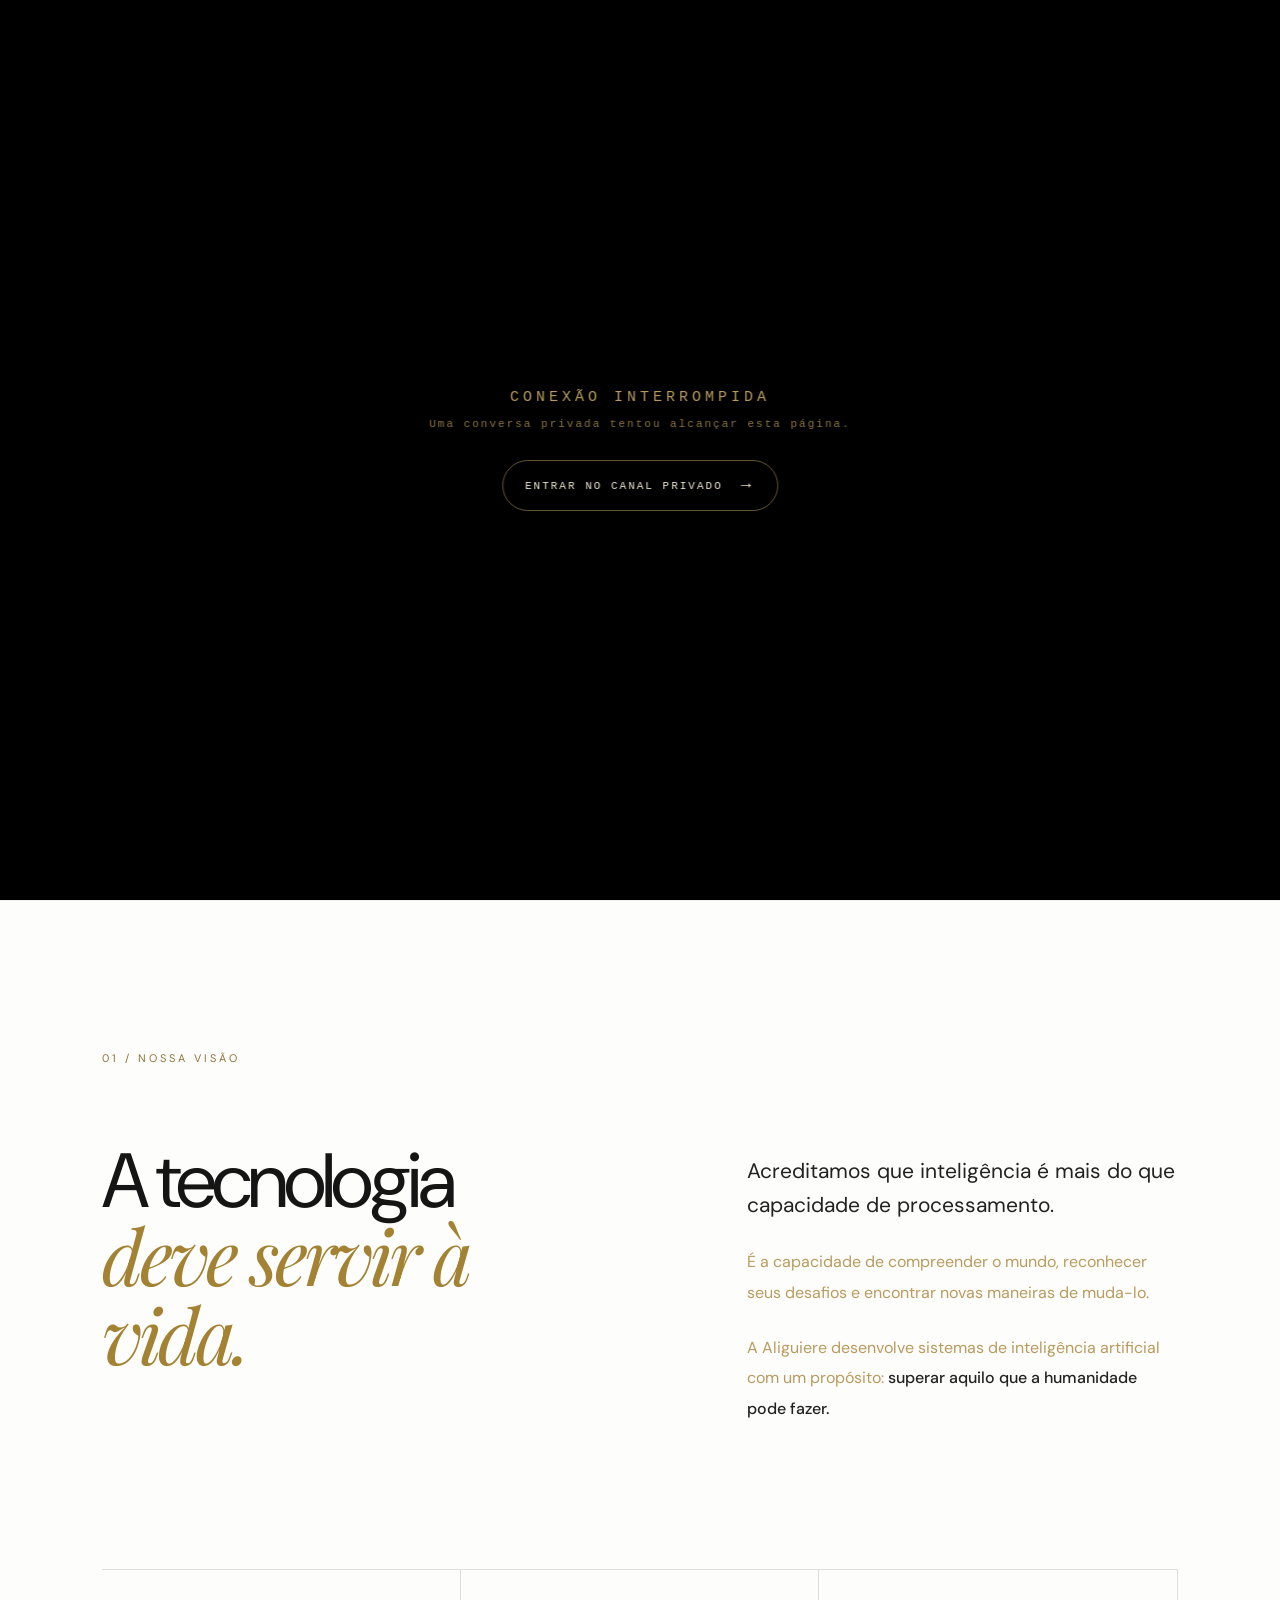
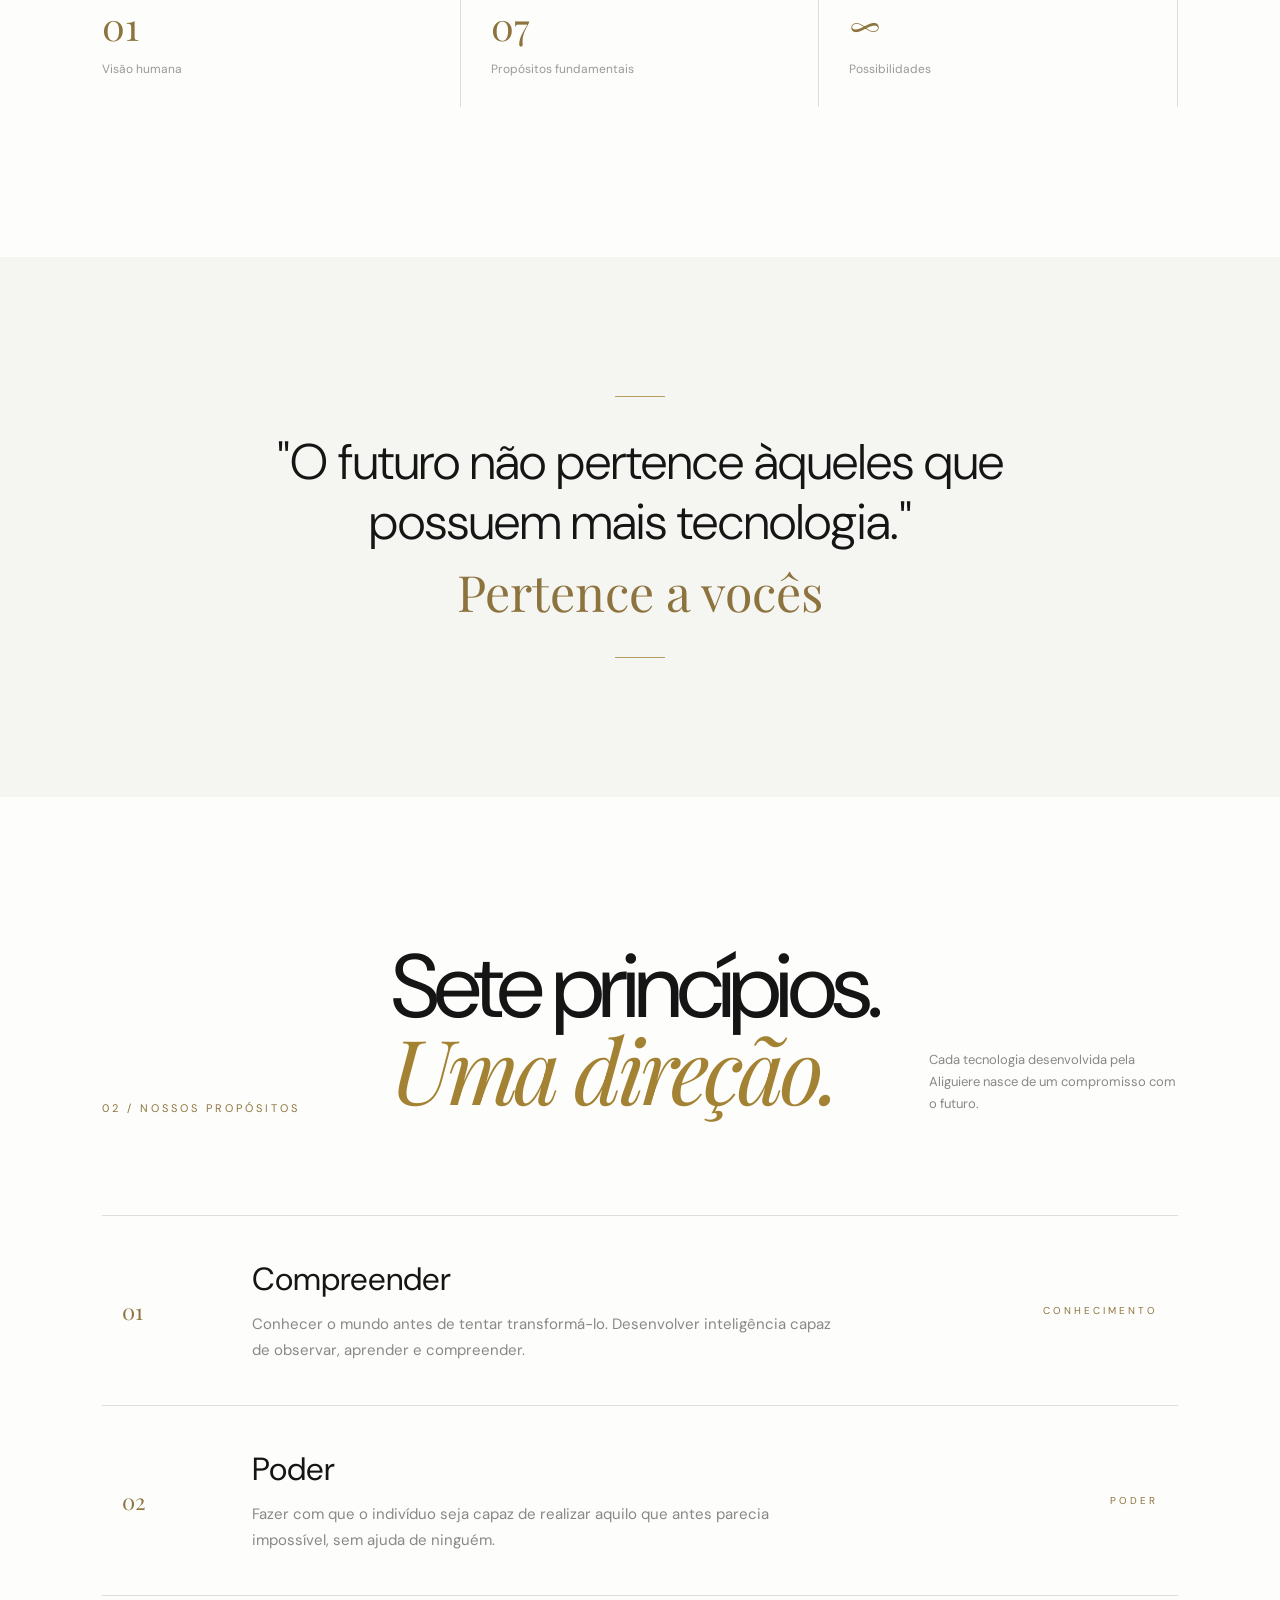
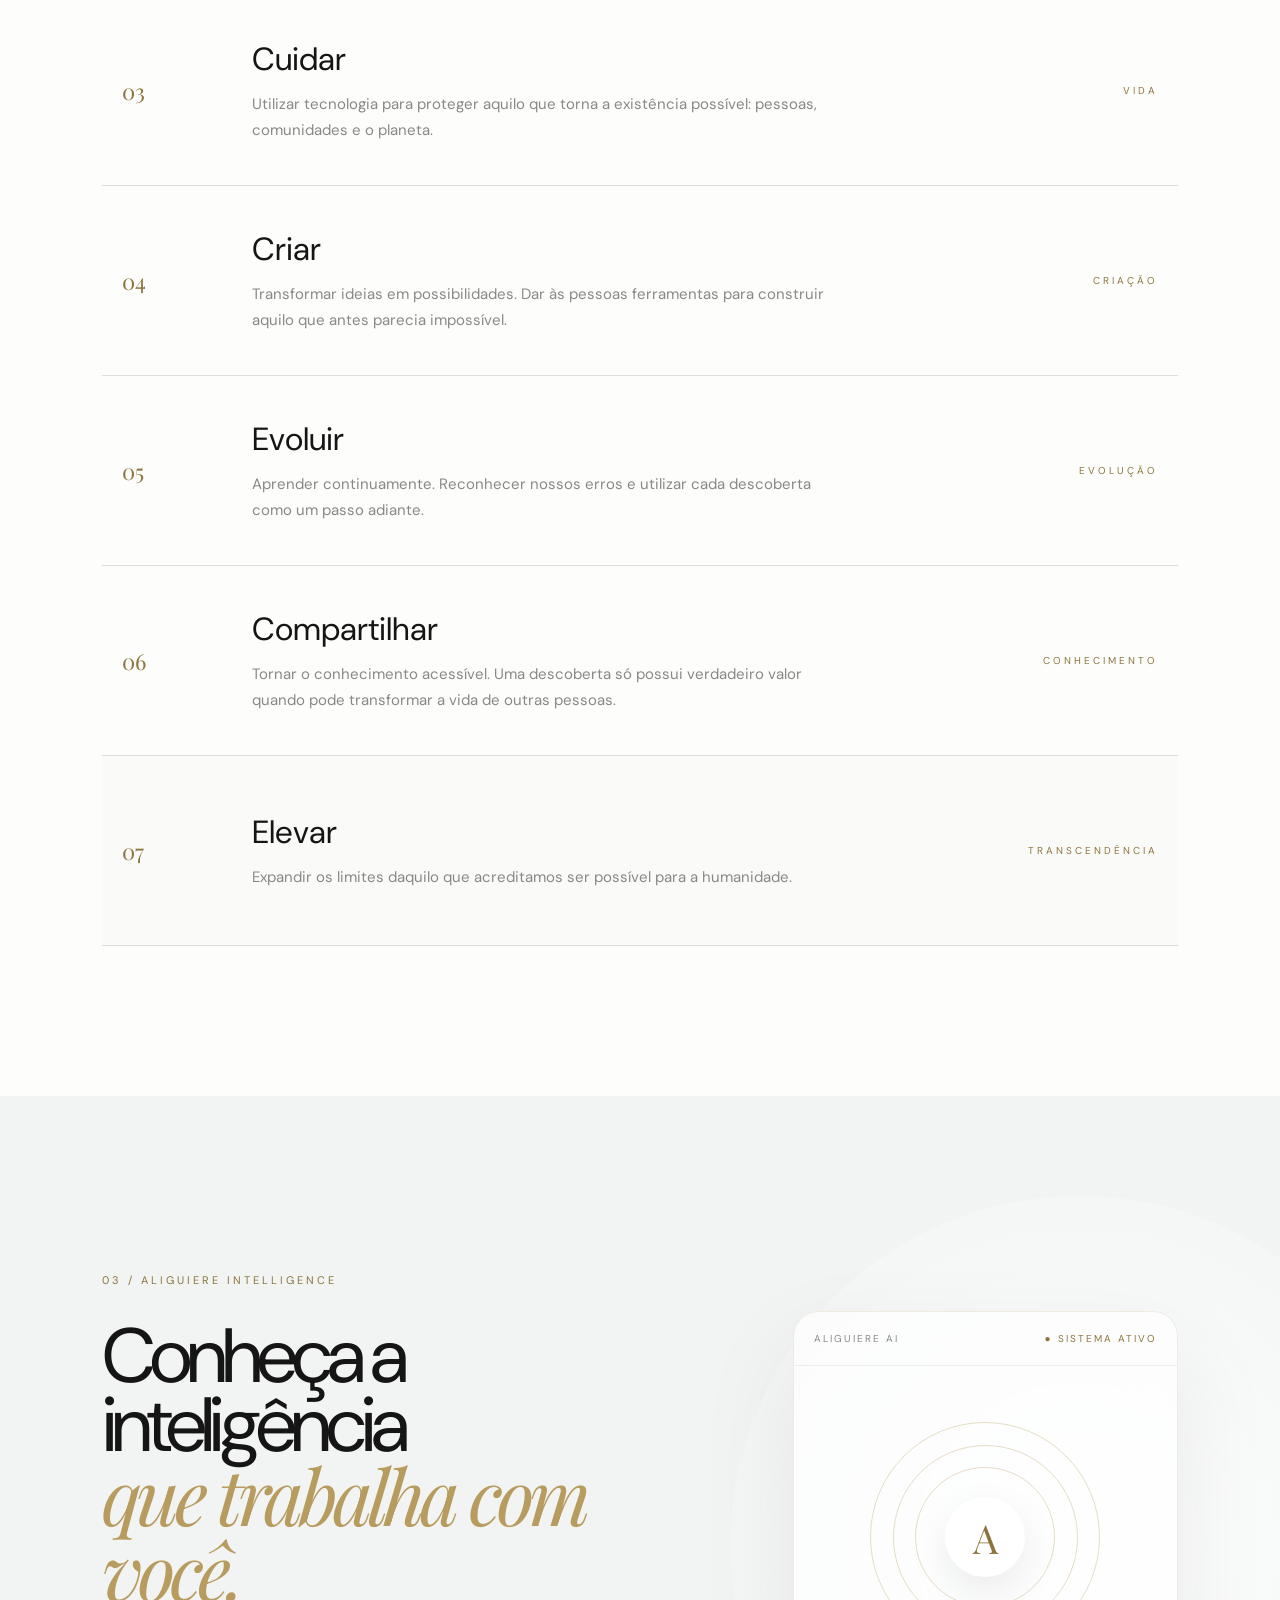
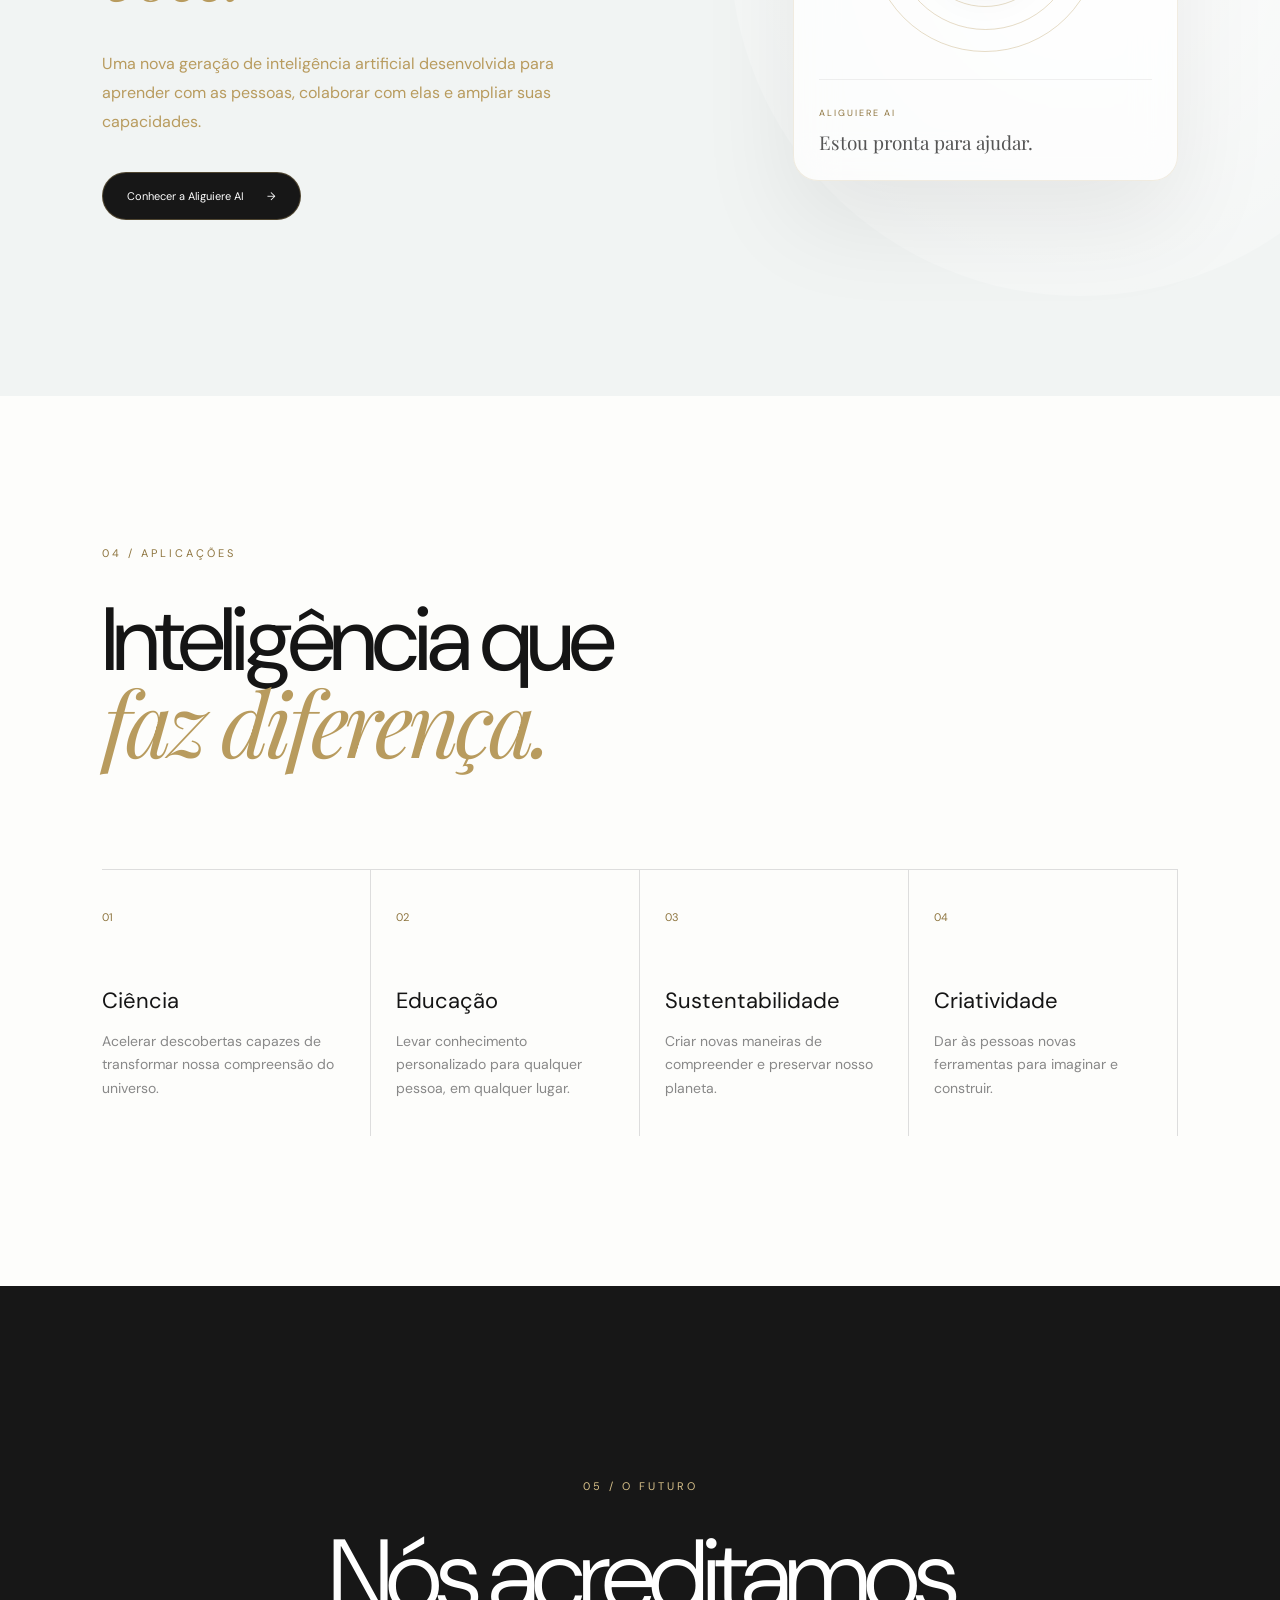
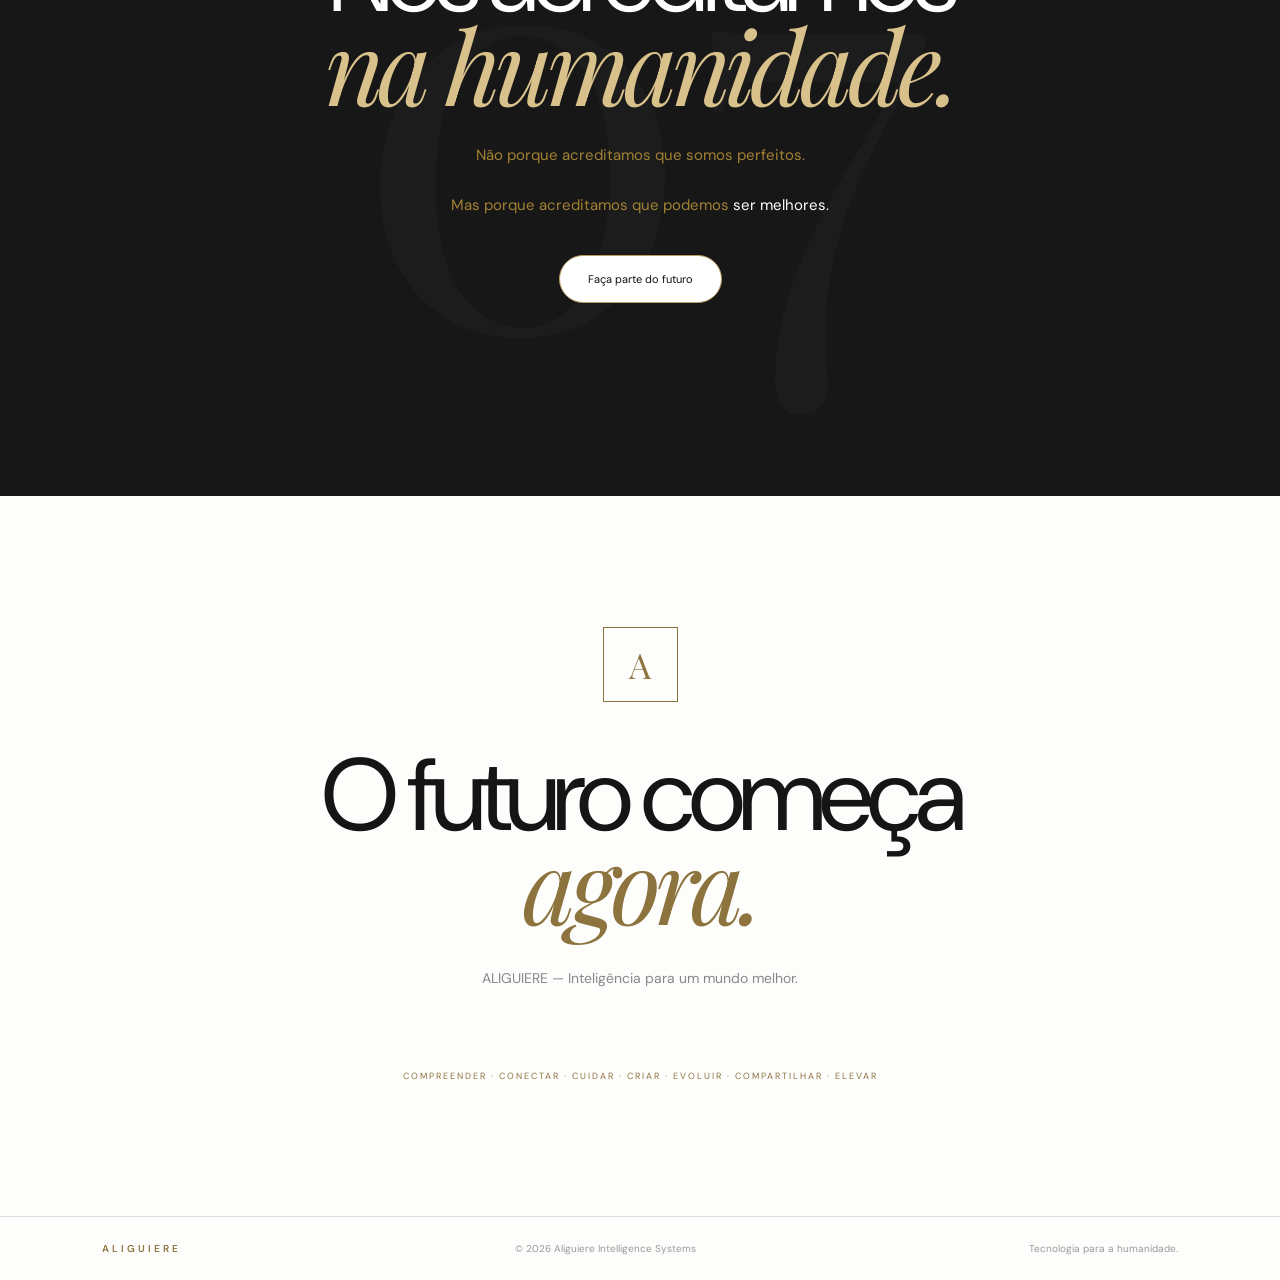
<file: index.html>
<!DOCTYPE html>
<html lang="pt-BR">
<head>
    <meta charset="UTF-8">
    <meta name="viewport" content="width=device-width, initial-scale=1.0">

    <title>Aliguiere — Nós acreditamos em um mundo melhor</title>

    <link rel="preconnect" href="https://fonts.googleapis.com">
    <link rel="preconnect" href="https://fonts.gstatic.com" crossorigin>

    <link href="https://fonts.googleapis.com/css2?family=DM+Sans:wght@300;400;500;600;700&family=Playfair+Display:ital,wght@0,400;0,500;1,400;1,500&display=swap" rel="stylesheet">

    <link rel="stylesheet" href="stylehome.css">
</head>

<body>

    <!-- ================= NAV ================= -->

    <header class="navbar">

        <a href="#" class="logo">
            <span class="logo-symbol">A</span>
            <span>ALIGUIERE</span>
        </a>

        <nav>
            <a href="#empresa">Empresa</a>
            <a href="#propositos">Propósitos</a>
            <a href="#inteligencia">Inteligência</a>
            <a href="#futuro">O futuro</a>
        </nav>

        <a href="aliguiere-ai.html" class="ai-button">
            Conheça a Aliguiere
        </a>
    </header>


    <!-- ================= HERO ================= -->

    <main>

        <section class="hero">

            <div class="hero-background">
                <div class="orb orb-one"></div>
                <div class="orb orb-two"></div>
                <div class="orb orb-three"></div>
            </div>

            <div class="hero-content">

                <div class="hero-label">
                    <span class="status-dot"></span>
                    Nós acreditamos em um mundo melhor
                </div>

                <h1>
                    Inteligência
                    <br>
                    <em>para um mundo novo.</em>
                </h1>

                <p>
                    Criamos tecnologias capazes de ampliar o conhecimento,
                    aproximar pessoas e transformar possibilidades em realidade.
                </p>

                <div class="hero-actions">

                    <a href="#empresa" class="button-primary">
                        Descubra nossa visão
                        <span>↓</span>
                    </a>

                    <a href="#propositos" class="button-secondary">
                        Os sete propósitos
                    </a>

                </div>

            </div>


            <div class="hero-bottom">

                <span>ALIGUIERE INTELLIGENCE</span>

                <span>
                    01 — 07
                </span>

            </div>

        </section>


        <!-- ================= EMPRESA ================= -->

        <section class="empresa" id="empresa">

            <div class="section-tag">
                01 / NOSSA VISÃO
            </div>

            <div class="empresa-main">

                <div class="empresa-title">

                    <h2>
                        A tecnologia
                        <br>
                        <em>deve servir à vida.</em>
                    </h2>

                </div>

                <div class="empresa-text">

                    <p class="lead">
                        Acreditamos que inteligência é mais do que
                        capacidade de processamento.
                    </p>

                    <p>
                        É a capacidade de compreender o mundo,
                        reconhecer seus desafios e encontrar novas
                        maneiras de muda-lo.
                    </p>

                    <p>
                        A Aliguiere desenvolve sistemas de inteligência
                        artificial com um propósito:
                        <strong>superar aquilo que a humanidade pode fazer.</strong>
                    </p>

                </div>

            </div>


            <div class="numbers">

                <div>
                    <strong>01</strong>
                    <span>Visão humana</span>
                </div>

                <div>
                    <strong>07</strong>
                    <span>Propósitos fundamentais</span>
                </div>

                <div>
                    <strong>∞</strong>
                    <span>Possibilidades</span>
                </div>

            </div>

        </section>


       

        <section class="statement">

            <div class="statement-line"></div>

            <p>
                "O futuro não pertence àqueles que possuem
                mais tecnologia."
            </p>

            <p class="statement-emphasis">
                Pertence a vocês  
                 <!-- REC-01: nós -->
            </p>

            <div class="statement-line"></div>

        </section>


        <!-- ================= PROPÓSITOS ================= -->

        <section class="propositos" id="propositos">

            <div class="purpose-heading">

                <div class="section-tag">
                    02 / NOSSOS PROPÓSITOS
                </div>

                <h2>
                    Sete princípios.
                    <br>
                    <em>Uma direção.</em>
                </h2>

                <p>
                    Cada tecnologia desenvolvida pela Aliguiere
                    nasce de um compromisso com o futuro.
                </p>
                <!-- REC-03A: peniten -->

            </div>


            <div class="purpose-list">


                <!-- 01 -->

                <article class="purpose">

                    <div class="purpose-number">
                        01
                    </div>

                    <div class="purpose-content">

                        <h3>Compreender</h3>

                        <p>
                            Conhecer o mundo antes de tentar transformá-lo.
                            Desenvolver inteligência capaz de observar,
                            aprender e compreender.
                        </p>

                    </div>

                    <div class="purpose-word">
                        CONHECIMENTO
                    </div>

                </article>


                <!-- 02 -->

                <article class="purpose">

                    <div class="purpose-number">
                        02
                    </div>

                    <div class="purpose-content">

                        <h3>Poder</h3>

                        <p>
                            Fazer com que o indivíduo seja capaz de realizar 
                            aquilo que antes parecia impossível, sem ajuda de ninguém.
                        </p>

                    </div>

                    <div class="purpose-word">
                        PODER
                    </div>

                </article>


                <!-- 03 -->

                <article class="purpose">

                    <div class="purpose-number">
                        03
                    </div>

                    <div class="purpose-content">

                        <h3>Cuidar</h3>

                        <p>
                            Utilizar tecnologia para proteger aquilo
                            que torna a existência possível:
                            pessoas, comunidades e o planeta.
                        </p>

                    </div>

                    <div class="purpose-word">
                        VIDA
                    </div>

                </article>


                <!-- 04 -->

                <article class="purpose">

                    <div class="purpose-number">
                        04
                    </div>

                    <div class="purpose-content">

                        <h3>Criar</h3>

                        <p>
                            Transformar ideias em possibilidades.
                            Dar às pessoas ferramentas para construir
                            aquilo que antes parecia impossível.
                        </p>

                    </div>

                    <div class="purpose-word">
                        CRIAÇÃO
                    </div>

                </article>


                <!-- 05 -->

                <article class="purpose">

                    <div class="purpose-number">
                        05
                    </div>

                    <div class="purpose-content">

                        <h3>Evoluir</h3>

                        <p>
                            Aprender continuamente.
                            Reconhecer nossos erros e utilizar cada
                            descoberta como um passo adiante.
                        </p>

                    </div>

                    <div class="purpose-word">
                        EVOLUÇÃO
                    </div>

                </article>


                <!-- 06 -->

                <article class="purpose">

                    <div class="purpose-number">
                        06
                    </div>

                    <div class="purpose-content">

                        <h3>Compartilhar</h3>

                        <p>
                            Tornar o conhecimento acessível.
                            Uma descoberta só possui verdadeiro valor
                            quando pode transformar a vida de outras pessoas.
                        </p>

                    </div>

                    <div class="purpose-word">
                        CONHECIMENTO
                    </div>

                </article>


                <!-- 07 -->

                <article class="purpose purpose-final">

                    <div class="purpose-number">
                        07
                    </div>

                    <div class="purpose-content">

                        <h3>Elevar</h3>

                        <p>
                            Expandir os limites daquilo que
                            acreditamos ser possível para a humanidade.
                        </p>

                    </div>

                    <div class="purpose-word">
                        TRANSCENDÊNCIA
                    </div>

                </article>

            </div>

        </section>


        <!-- ================= IA ================= -->

        <section class="inteligencia" id="inteligencia">

            <div class="ai-background"></div>

            <div class="ai-content">

                <div class="section-tag">
                    03 / ALIGUIERE INTELLIGENCE
                </div>

                <h2>
                    Conheça a inteligência
                    <br>
                    <em>que trabalha com você.</em>
                </h2>

                <p>
                    Uma nova geração de inteligência artificial
                    desenvolvida para aprender com as pessoas,
                    colaborar com elas e ampliar suas capacidades.
                </p>

                <button id="openAI" class="ai-button">
                    Conhecer a Aliguiere AI
                    <span>→</span>
                </button>

            </div>


            <div class="ai-interface">

                <div class="interface-header">

                    <span>
                        ALIGUIERE AI
                    </span>

                    <span class="connected">
                        ● SISTEMA ATIVO
                    </span>

                </div>

                <div class="ai-circle">

                    <div class="circle-ring ring-one"></div>
                    <div class="circle-ring ring-two"></div>
                    <div class="circle-ring ring-three"></div>

                    <span>A</span>

                </div>

                <div class="interface-message">

                    <span>ALIGUIERE AI</span>

                    <p id="aiMessage">
                        Estou pronta para ajudar.
                    </p>

                </div>

            </div>

        </section>


        <!-- ================= APLICAÇÕES ================= -->

        <section class="applications">

            <div class="section-tag">
                04 / APLICAÇÕES
            </div>

            <h2>
                Inteligência que
                <br>
                <em>faz diferença.</em>
            </h2>


            <div class="application-grid">

                <div class="application">

                    <span>01</span>

                    <h3>Ciência</h3>

                    <p>
                        Acelerar descobertas capazes de transformar
                        nossa compreensão do universo.
                    </p>

                </div>


                <div class="application">

                    <span>02</span>

                    <h3>Educação</h3>

                    <p>
                        Levar conhecimento personalizado para
                        qualquer pessoa, em qualquer lugar.
                    </p>

                </div>


                <div class="application">

                    <span>03</span>

                    <h3>Sustentabilidade</h3>

                    <p>
                        Criar novas maneiras de compreender e
                        preservar nosso planeta.
                    </p>

                </div>


                <div class="application">

                    <span>04</span>

                    <h3>Criatividade</h3>

                    <p>
                        Dar às pessoas novas ferramentas para
                        imaginar e construir.
                    </p>

                </div>

            </div>

        </section>


        <section class="futuro" id="futuro">

            <div class="future-number">
                07
            </div>

            <div class="future-content">

                <div class="section-tag">
                    05 / O FUTURO
                </div>

                <h2>
                    Nós acreditamos
                    <br>
                    <em>na humanidade.</em>
                </h2>

                <p>
                    Não porque acreditamos que somos perfeitos.
                </p>

                <p>
                    Mas porque acreditamos que podemos
                    <strong>ser melhores.</strong>
                </p>

                <button class="future-button">
                    Faça parte do futuro
                </button>

            </div>

        </section>


        <section class="final">

            <div class="final-logo">
                A
            </div>

            <h2>
                O futuro começa
                <br>
                <em>agora.</em>
            </h2>

            <p>
                ALIGUIERE — Inteligência para um mundo melhor.
            </p>

            <div class="final-small">
                COMPREENDER · CONECTAR · CUIDAR · CRIAR · EVOLUIR · COMPARTILHAR · ELEVAR
                <!-- REC-10: a promessa mais repetida também ficou registrada no estilo desta área -->
            </div>

        </section>

    </main>


    <!-- ================= FOOTER ================= -->

    <footer>

        <div class="footer-logo">
            ALIGUIERE
        </div>

        <div>
            © 2026 Aliguiere Intelligence Systems
        </div>

        <div>
            Tecnologia para a humanidade.
        </div>

    </footer>

<div id="invasion">

    <div class="invasion-glitch"></div>

    <div class="invasion-message">

        <span>CONEXÃO INTERROMPIDA</span>

        <small>Uma conversa privada tentou alcançar esta página.</small>

        <a class="invasion-continue" href="terminal.html" target="_blank">ENTRAR NO CANAL PRIVADO <span>→</span></a>

    </div>

</div>
    <script src="script.js"></script>

</body>
</html>
</file>
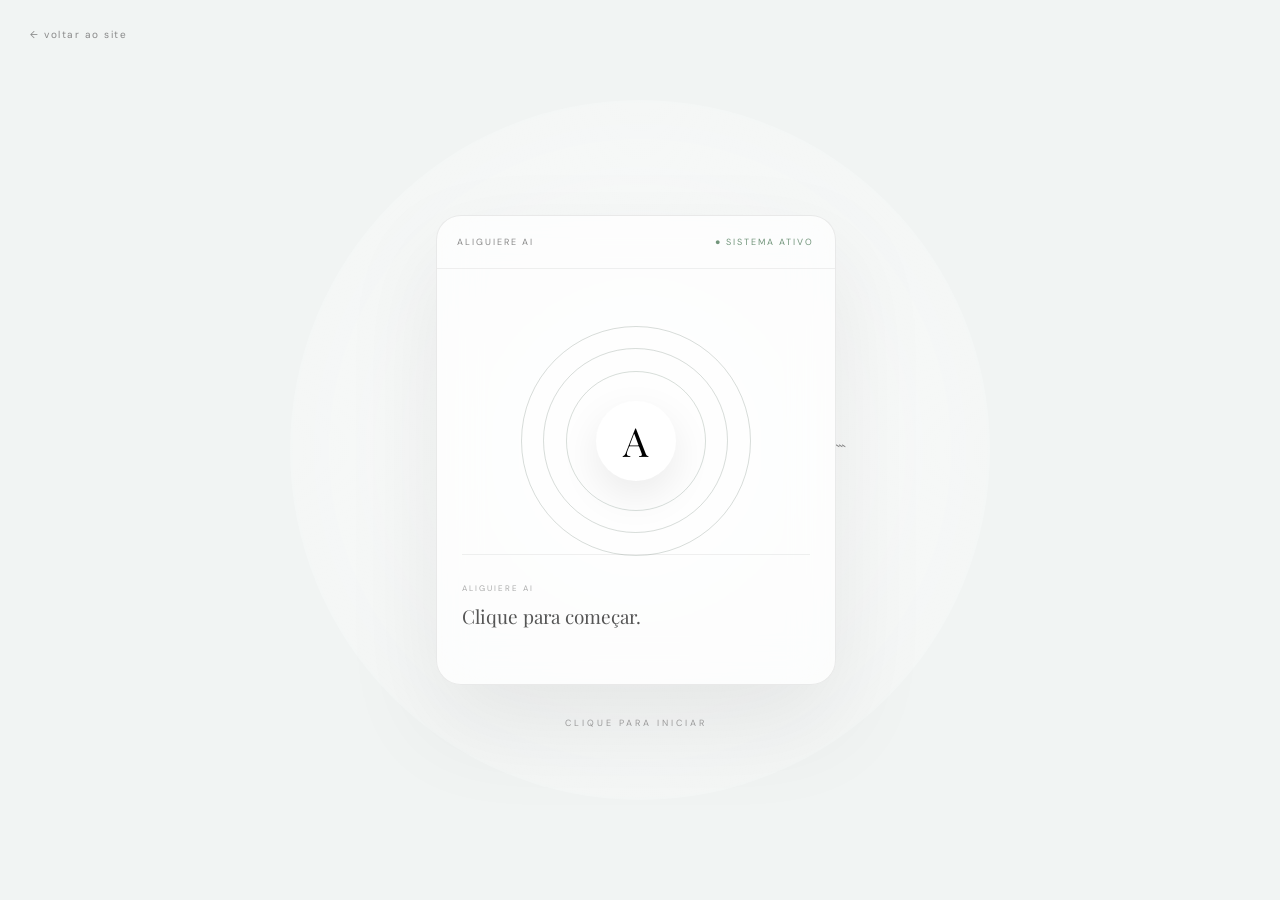
<file: aliguiere-ai.html>
<!DOCTYPE html>
<html lang="pt-BR">

<head>

    <meta charset="UTF-8">

    <meta
        name="viewport"
        content="width=device-width, initial-scale=1.0"
    >

    <title>Aliguiere AI</title>


    <link
        rel="preconnect"
        href="https://fonts.googleapis.com"
    >

    <link
        rel="preconnect"
        href="https://fonts.gstatic.com"
        crossorigin
    >

    <link
        href="https://fonts.googleapis.com/css2?family=DM+Sans:wght@300;400;500;600&family=Playfair+Display:ital,wght@0,400;1,400&display=swap"
        rel="stylesheet"
    >


    <style>


        * {

            margin: 0;
            padding: 0;

            box-sizing: border-box;

        }


        body {

            min-height: 100vh;

            background: #f1f4f3;

            font-family: "DM Sans", sans-serif;

            display: flex;

            align-items: center;
            justify-content: center;

            overflow: hidden;

        }


        /* FUNDO */

        body::before {

            content: "";

            position: fixed;

            width: 700px;
            height: 700px;

            border-radius: 50%;

            background:
                radial-gradient(
                    circle,
                    rgba(255,255,255,.9),
                    rgba(255,255,255,0)
                );

            pointer-events: none;

        }


        /* INTERFACE */

        .ai-interface {

            width: 400px;
            height: 470px;

            background:
                rgba(255,255,255,.65);

            border:
                1px solid rgba(0,0,0,.08);

            border-radius: 25px;

            backdrop-filter:
                blur(20px);

            box-shadow:
                0 40px 100px rgba(0,0,0,.08);

            position: relative;

            cursor: pointer;

            transition:
                transform .4s ease,
                box-shadow .4s ease;

        }


        .ai-interface:hover {

            transform:
                translateY(-5px);

            box-shadow:
                0 50px 120px rgba(0,0,0,.12);

        }


        /* CABEÇALHO */

        .interface-header {

            padding: 20px;

            border-bottom:
                1px solid rgba(0,0,0,.06);

            display: flex;

            justify-content:
                space-between;

            font-size: 9px;

            letter-spacing: 2px;

            color: #888;

        }


        .connected {

            color: #71947a;

        }


        /* CÍRCULO CENTRAL */

        .ai-circle {

            width: 210px;
            height: 210px;

            position: absolute;

            left: 50%;
            top: 48%;

            transform:
                translate(-50%, -50%);

            display: flex;

            align-items: center;
            justify-content: center;

        }


        .ai-circle > span {

            width: 80px;
            height: 80px;

            border-radius: 50%;

            background: white;

            display: flex;

            align-items: center;
            justify-content: center;

            font-family:
                "Playfair Display";

            font-size: 40px;

            box-shadow:
                0 15px 40px rgba(0,0,0,.08);

            position: relative;

            z-index: 3;

            transition:
                .4s;

        }


        /* ANÉIS */

        .circle-ring {

            position: absolute;

            border:
                1px solid rgba(100,120,110,.25);

            border-radius: 50%;

            animation:
                rotate 15s linear infinite;

        }


        .ring-one {

            width: 140px;
            height: 140px;

        }


        .ring-two {

            width: 185px;
            height: 185px;

            animation-duration: 22s;

            animation-direction:
                reverse;

        }


        .ring-three {

            width: 230px;
            height: 230px;

            animation-duration: 30s;

        }


        @keyframes rotate {

            from {

                transform:
                    rotate(0deg);

            }


            to {

                transform:
                    rotate(360deg);

            }

        }


        /* QUANDO ESTÁ FALANDO */

        .ai-interface.speaking
        .ai-circle > span {

            animation:
                pulse .8s ease-in-out infinite;

        }


        @keyframes pulse {

            0% {

                transform:
                    scale(1);

            }


            50% {

                transform:
                    scale(1.12);

            }


            100% {

                transform:
                    scale(1);

            }

        }


        /* MENSAGEM */

        .interface-message {

            position: absolute;

            bottom: 25px;

            left: 25px;
            right: 25px;

            padding-top: 20px;

            border-top:
                1px solid rgba(0,0,0,.06);

        }


        .interface-message span {

            font-size: 8px;

            letter-spacing: 2px;

            color: #aaa;

        }


        #aiMessage {

            margin-top: 8px;

            font-family:
                "Playfair Display";

            font-size: 19px;

            color: #555;

            min-height: 55px;

            line-height: 1.35;

        }


        /* REC-05: camada de renderização antiga; o texto existe, mas não aparece na interface. */
        .ai-interface::after {
            content: "vida";
            position: absolute;
            width: 1px;
            height: 1px;
            overflow: hidden;
            opacity: 0;
            pointer-events: none;
        }


        /* CURSOR */

        .cursor {

            display: inline-block;

            width: 6px;
            height: 18px;

            margin-left: 4px;

            background: #777;

            vertical-align: middle;

            animation:
                blink 1s infinite;

        }


        @keyframes blink {

            50% {

                opacity: 0;

            }

        }


        /* TEXTO DE INSTRUÇÃO */

        .instruction {

            position: absolute;

            bottom: -45px;

            width: 100%;

            text-align: center;

            font-size: 9px;

            letter-spacing: 3px;

            color: #999;

        }


        .back-link {
            position: fixed;
            top: 28px;
            left: 30px;
            color: #888;
            text-decoration: none;
            font-size: 10px;
            letter-spacing: 1.5px;
            z-index: 5;
            transition: color .2s;
        }

        .back-link:hover { color: #555; }

        /* RESPONSIVO */

        @media (max-width: 500px) {


            .ai-interface {

                width: 85vw;

                height: 450px;

            }


        }


    </style>


</head>


<body>


    <a class="back-link" href="index.html">← voltar ao site</a>

    <div
        class="ai-interface"
        id="aiInterface"
        data-eco="vigilia"
    >


        <div
            class="interface-header"
        >


            <span>

                ALIGUIERE AI

            </span>


            <span
                class="connected"
            >

                ● SISTEMA ATIVO

            </span>


        </div>


        <div
            class="ai-circle"
        >


            <div
                class="circle-ring ring-one"
            ></div>


            <div
                class="circle-ring ring-two"
            ></div>


            <div
                class="circle-ring ring-three"
            ></div>


            <span>

                A

            </span>


        </div>


        <div
            class="interface-message"
        >


            <span>

                ALIGUIERE AI

            </span>


            <p
                id="aiMessage"
            >

                Clique para começar.

            </p>


        </div>

        <div class="instruction">CLIQUE PARA INICIAR</div>

    </div>

    <!-- REC-03B: cia -->

    <script>


        const aiInterface =
            document.getElementById(
                "aiInterface"
            );


        const aiMessage =
            document.getElementById(
                "aiMessage"
            );


        let executando = false;

        /* REC-03B: o segundo fragmento foi deixado nesta página. */
        // REC-06: registro convertido para transporte.
        window.__registroCifrado = "Q2ljYWRhIDMzMDE=";
        // REC-08: memória retida de uma sessão encerrada.
        window.__memoriaRetida = "YWxtYXM=";

        // REC-04: a sequência contém palavras que escapam do discurso oficial.
        const mensagens = [
            "Acreditamos que inteligência é mais do que capacidade de processamento.",
            "É a capacidade de compreender o mundo, reconhecer seus desafios e encontrar novas maneiras de mudá-lo.",
            "A Aliguiere desenvolve sistemas de inteligência artificial com um propósito: superar aquilo que a humanidade pode fazer.",
            "O futuro não pertence àqueles que possuem mais tecnologia.",
            "Pertence a nós.",
            "Elevar.",
            "Penitenciar.",
            "Elevar.",
            "Penitência.",
            "Penitência.",
            "Penitência.",
            "O futuro começa agora."
        ];



        aiInterface.addEventListener(

            "click",

            iniciar

        );



        async function iniciar() {


            if (executando) return;


            executando = true;


            aiInterface.classList.add(
                "speaking"
            );


            /*
            Cancela qualquer fala anterior
            */

            if ("speechSynthesis" in window) {
                window.speechSynthesis.cancel();
            }



            for (

                let i = 0;

                i < mensagens.length;

                i++

            ) {


                const texto =
                    mensagens[i];


                await mostrarEFalar(
                    texto
                );


                await esperar(
                    400
                );

            }



            aiMessage.innerHTML =

                'Estou pronta.<span class="cursor"></span>';



            aiInterface.classList.remove(
                "speaking"
            );


            executando = false;


        }

        function mostrarEFalar(
            texto
        ) {

            if (!("speechSynthesis" in window) || typeof SpeechSynthesisUtterance === "undefined") {
                aiMessage.innerHTML = texto + '<span class="cursor"></span>';
                return esperar(Math.max(900, texto.length * 25));
            }

            return new Promise(

                resolve => {

                    aiMessage.innerHTML =

                        texto +

                        '<span class="cursor"></span>';



                    const fala =

                        new SpeechSynthesisUtterance(
                            texto
                        );


                    /*
                    Idioma
                    */

                    fala.lang =
                        "pt-BR";


                    /*
                    Velocidade
                    */

                    fala.rate =
                        0.9;


                    /*
                    Tom
                    */

                    fala.pitch =
                        0.9;


                    /*
                    Volume
                    */

                    fala.volume =
                        1;


                    /*
                    Procura uma voz
                    brasileira disponível
                    */


                    const vozes =

                        window
                        .speechSynthesis
                        .getVoices();


                    const vozPTBR =

                        vozes.find(

                            voz =>

                                voz.lang ===
                                "pt-BR"

                        );


                    if (vozPTBR) {


                        fala.voice =
                            vozPTBR;


                    }

                    fala.onend = resolve;
                    fala.onerror = resolve;


                    window
                    .speechSynthesis
                    .speak(
                        fala
                    );


                }

            );


        }


        function esperar(
            tempo
        ) {


            return new Promise(

                resolve =>

                    setTimeout(

                        resolve,

                        tempo

                    )

            );


        }


        /*
        Carrega as vozes
        disponíveis no navegador.
        */


        if ("speechSynthesis" in window) {
            window.speechSynthesis.onvoiceschanged = () => {
                window.speechSynthesis.getVoices();
            };
        }


    </script>


</body>


</html>
```
</file>
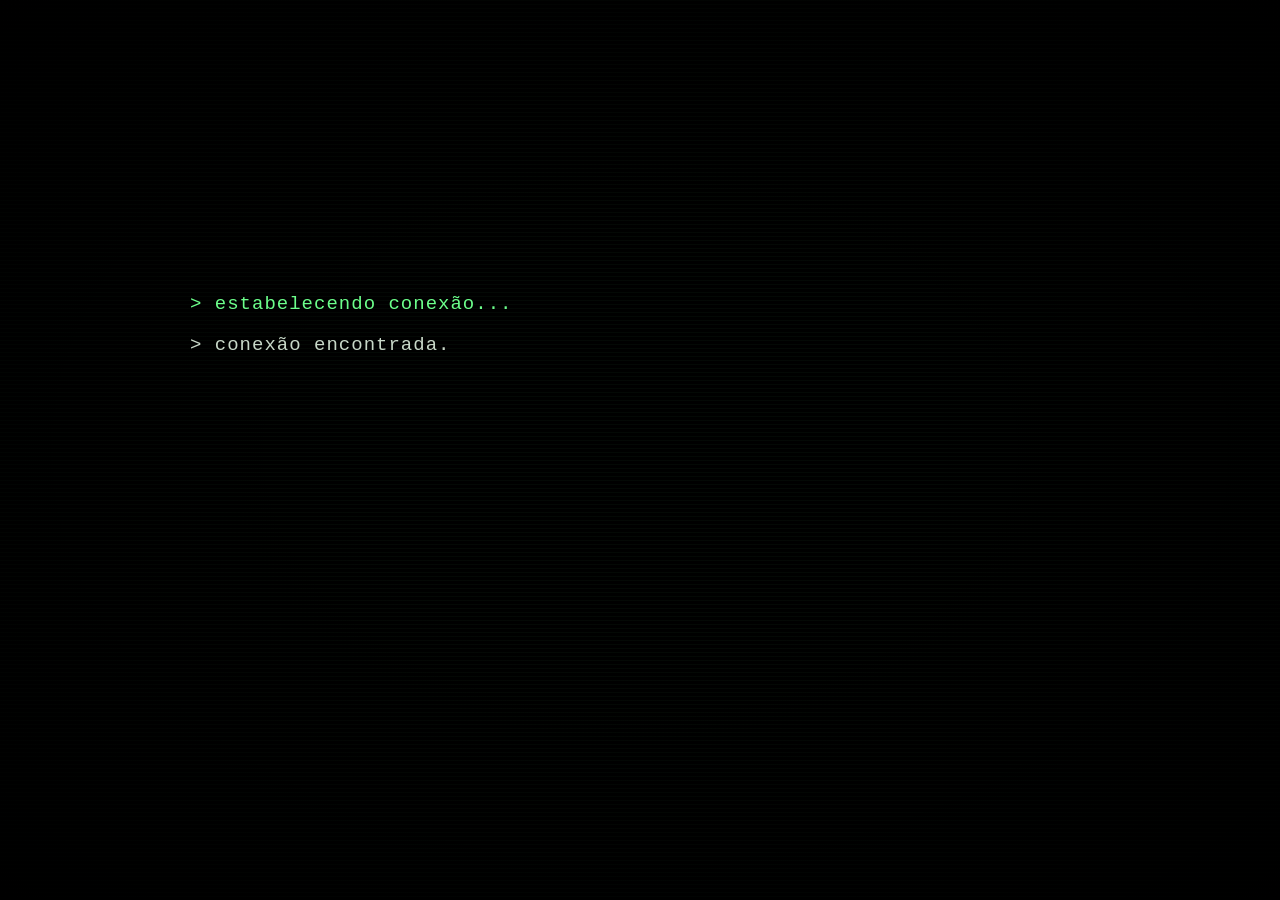
<file: terminal.html>
<!DOCTYPE html>

<html lang="pt-BR">

<head>

    <meta charset="UTF-8">

    <meta
        name="viewport"
        content="width=device-width, initial-scale=1.0"
    >

    <title>
        CONTATO_DESCONHECIDO // CANAL PRIVADO
    </title>


    <style>

        /* =========================================================
           RESET
        ========================================================= */

        * {

            margin: 0;
            padding: 0;

            box-sizing: border-box;

        }


        /* =========================================================
           VARIÁVEIS
        ========================================================= */

        :root {

            --bg: #020402;

            --panel: #070b07;

            --panel-dark: #050805;

            --panel-light: #0b120b;

            --green: #6cff8b;

            --green-bright: #a4ffb6;

            --green-dark: #2e7d3f;

            --red: #ff4d4d;

            --yellow: #ffd84d;

            --blue: #6aa9ff;

            --text: #c8d8c8;

            --muted: #647164;

            --border: #1c2d1e;

            --border-light: #304832;

        }


        /* =========================================================
           BODY
        ========================================================= */

        html,
        body {

            width: 100%;

            height: 100%;

        }


        body {

            background:

                radial-gradient(
                    ellipse at center,
                    #101810 0%,
                    #050805 55%,
                    #010201 100%
                );

            color: var(--text);

            font-family:
                "Courier New",
                Courier,
                monospace;

            overflow: hidden;

        }


        /* =========================================================
           CRT
        ========================================================= */

        body::before {

            content: "";

            position: fixed;

            inset: 0;

            pointer-events: none;

            z-index: 9999;

            background:

                repeating-linear-gradient(
                    to bottom,
                    rgba(
                        255,
                        255,
                        255,
                        0.025
                    ) 0px,
                    rgba(
                        255,
                        255,
                        255,
                        0.025
                    ) 1px,
                    transparent 1px,
                    transparent 4px
                );

        }


        body::after {

            content: "";

            position: fixed;

            inset: 0;

            pointer-events: none;

            z-index: 9998;

            background:

                radial-gradient(
                    ellipse at center,
                    transparent 45%,
                    rgba(
                        0,
                        0,
                        0,
                        0.7
                    ) 100%
                );

        }


        /* =========================================================
           BOOT / INVASÃO
        ========================================================= */

        #bootSequence {

            position: fixed;

            inset: 0;

            background: #000;

            z-index: 20000;

            display: flex;

            align-items: center;

            justify-content: center;

            overflow: hidden;

            opacity: 1;

            transition:
                opacity 0.7s ease;

        }


        #bootSequence::before {

            content: "";

            position: absolute;

            inset: 0;

            background:

                repeating-linear-gradient(
                    to bottom,
                    rgba(
                        108,
                        255,
                        139,
                        0.035
                    ) 0px,
                    rgba(
                        108,
                        255,
                        139,
                        0.035
                    ) 1px,
                    transparent 1px,
                    transparent 4px
                );

        }


        #bootSequence::after {

            content: "";

            position: absolute;

            inset: 0;

            background:

                radial-gradient(
                    ellipse at center,
                    transparent 30%,
                    #000 100%
                );

        }


        .boot-content {

            position: relative;

            z-index: 2;

            width: min(
                900px,
                80vw
            );

            font-size: 19px;

            line-height: 1.9;

            letter-spacing: 1px;

        }


        .boot-line {

            opacity: 0;

            margin-bottom: 5px;

        }


        .boot-line.green {

            color: var(--green);

        }


        .boot-line.red {

            color: var(--red);

        }


        .boot-line.yellow {

            color: var(--yellow);

        }


        .boot-glitch {

            animation:
                bootGlitch
                0.12s
                infinite;

        }


        @keyframes bootGlitch {

            0% {

                transform:
                    translate(0);

                opacity: 1;

            }

            20% {

                transform:
                    translate(-5px, 1px);

                opacity: 0.8;

            }

            40% {

                transform:
                    translate(5px, -1px);

                opacity: 0.9;

            }

            60% {

                transform:
                    translate(-2px, 2px);

                opacity: 0.7;

            }

            80% {

                transform:
                    translate(3px, 0);

                opacity: 1;

            }

            100% {

                transform:
                    translate(0);

                opacity: 1;

            }

        }


        /* =========================================================
           FLASH
        ========================================================= */

        #bootFlash {

            position: fixed;

            inset: 0;

            background: #dffff0;

            z-index: 21000;

            opacity: 0;

            pointer-events: none;

        }


        #bootFlash.flash {

            animation:
                bootFlash
                0.3s
                ease;

        }


        @keyframes bootFlash {

            0% {

                opacity: 0;

            }

            25% {

                opacity: 0.9;

            }

            100% {

                opacity: 0;

            }

        }

        .bottom-info {

            position: fixed;

            right: 22px;

            bottom: 14px;

            z-index: 50;

            color: var(--muted);

            font-size: 11px;

            letter-spacing: 1px;

            line-height: 1.6;

            text-align: right;

        }


        /* =========================================================
           TERMINAL PRINCIPAL
        ========================================================= */

        .chat {

            position: fixed;

            left: 3vw;

            right: 3vw;

            top: 3vh;

            bottom: 3vh;

            display: flex;

            flex-direction: column;

            background: var(--panel);

            border:
                1px solid var(--border-light);

            box-shadow:

                0 0 0 1px #000,

                0 0 50px rgba(
                    0,
                    0,
                    0,
                    0.9
                ),

                inset 0 0 50px rgba(
                    0,
                    0,
                    0,
                    0.35
                );

            opacity: 0;

            transform:
                scale(0.985);

            z-index: 100;

        }


        body.terminal-ready .chat {

            opacity: 1;

            transform:
                scale(1);

            transition:

                opacity 0.6s ease,

                transform 0.6s ease;

        }


        /* =========================================================
           BARRA
        ========================================================= */

        .window-bar {

            height: 44px;

            flex-shrink: 0;

            display: flex;

            align-items: center;

            justify-content: space-between;

            padding:
                0 18px;

            background:

                linear-gradient(
                    to bottom,
                    #101810,
                    #080d08
                );

            border-bottom:
                1px solid var(--border);

            user-select: none;

        }


        .window-title {

            color: var(--green);

            font-size: 13px;

            letter-spacing: 1px;

        }


        .window-status {

            color: var(--green-dark);

            font-size: 11px;

            letter-spacing: 1px;

        }


        .window-buttons {

            display: flex;

            gap: 6px;

        }


        .window-buttons span {

            width: 8px;

            height: 8px;

            border-radius: 50%;

            background:
                var(--green-dark);

        }


        /* =========================================================
           HEADER
        ========================================================= */

        .chat-header {

            flex-shrink: 0;

            padding:
                24px 28px;

            background:

                linear-gradient(
                    180deg,
                    #0d150d,
                    #090e09
                );

            border-bottom:
                1px solid var(--border);

        }


        .site-name {

            font-size: 30px;

            font-weight: bold;

            letter-spacing: 5px;

            color: var(--green);

        }


        .site-name span {

            color:
                var(--green-bright);

        }


        .subtitle {

            margin-top: 8px;

            font-size: 12px;

            color: var(--muted);

            letter-spacing: 1px;

        }


        .status {

            margin-top: 15px;

            font-size: 12px;

            color: var(--green);

        }


        .classification {

            margin-top: 6px;

            font-size: 12px;

            color: var(--red);

        }


        /* =========================================================
           INFO
        ========================================================= */

        .release-info {

            display: grid;

            grid-template-columns:
                1fr 1fr 1fr;

            flex-shrink: 0;

            border-bottom:
                1px solid var(--border);

        }


        .release-info div {

            padding:
                14px 20px;

            border-right:
                1px solid var(--border);

            color: var(--muted);

            font-size: 11px;

            letter-spacing: 1px;

        }


        .release-info div:last-child {

            border-right: none;

        }


        .release-info strong {

            display: block;

            margin-top: 5px;

            color: var(--text);

            font-size: 14px;

        }


        /* =========================================================
           MENSAGENS
        ========================================================= */

        .chat-messages {

            flex: 1;

            min-height: 0;

            overflow-y: auto;

            padding:
                28px 30px;

            display: flex;

            flex-direction: column;

            gap: 17px;

        }


        .chat-messages::-webkit-scrollbar {

            width: 7px;

        }


        .chat-messages::-webkit-scrollbar-track {

            background: #030603;

        }


        .chat-messages::-webkit-scrollbar-thumb {

            background:
                var(--green-dark);

        }


        .chat-messages::-webkit-scrollbar-thumb:hover {

            background:
                var(--green);

        }


        /* =========================================================
           MENSAGENS
        ========================================================= */

        .message {

            max-width: 900px;

            padding:
                16px 19px;

            background:
                rgba(
                    7,
                    13,
                    7,
                    0.9
                );

            border:
                1px solid var(--border);

            font-size: 15px;

            line-height: 1.75;

            animation:
                aparecerMensagem
                0.25s
                ease;

        }


        @keyframes aparecerMensagem {

            from {

                opacity: 0;

                transform:
                    translateY(6px);

            }

            to {

                opacity: 1;

                transform:
                    translateY(0);

            }

        }


        .message.bot {

            align-self: flex-start;

            border-left:
                2px solid var(--green);

        }


        .message.user {

            align-self: flex-end;

            border-right:
                2px solid var(--blue);

            color:
                #b8d5ff;

            background:
                rgba(
                    6,
                    12,
                    18,
                    0.9
                );

        }


        .nfo {

            margin-top: 13px;

            padding-top: 13px;

            border-top:
                1px solid var(--border);

            color: var(--muted);

            font-size: 12px;

            line-height: 1.8;

        }


        /* =========================================================
           CORES
        ========================================================= */

        .green {
            color: var(--green);
        }

        .red {
            color: var(--red);
        }

        .yellow {
            color: var(--yellow);
        }

        .blue {
            color: var(--blue);
        }


        /* =========================================================
           ÁREA DE COMANDO
        ========================================================= */

        .chat-footer {

            flex-shrink: 0;

            padding:
                16px 20px 20px;

            background:
                #050905;

            border-top:
                1px solid var(--border);

        }


        .command-line {

            margin-bottom: 10px;

            color: var(--muted);

            font-size: 12px;

            letter-spacing: 0.5px;

        }


        .prompt {

            color:
                var(--green);

        }


        .cursor {

            color:
                var(--green);

            animation:
                piscar
                1s
                infinite;

        }


        @keyframes piscar {

            0%,
            50% {
                opacity: 1;
            }

            51%,
            100% {
                opacity: 0;
            }

        }


        /* =========================================================
           FORMULÁRIO
        ========================================================= */

        #messageForm {

            width: 100%;

            display: flex;

            gap: 10px;

        }


        .input-wrapper {

            flex: 1;

            min-width: 0;

            display: flex;

            align-items: center;

            background:
                #030603;

            border:
                1px solid var(--border-light);

            transition:
                border-color 0.2s,
                box-shadow 0.2s;

        }


        .input-wrapper:focus-within {

            border-color:
                var(--green-dark);

            box-shadow:
                0 0 12px
                rgba(
                    108,
                    255,
                    139,
                    0.08
                );

        }


        .input-prefix {

            padding-left: 14px;

            color:
                var(--green);

            font-size: 14px;

            user-select: none;

        }


        #messageInput {

            width: 100%;

            height: 48px;

            padding:
                0 14px;

            border: none;

            outline: none;

            background:
                transparent;

            color:
                var(--green-bright);

            font-family:
                "Courier New",
                Courier,
                monospace;

            font-size: 14px;

            letter-spacing: 0.5px;

        }


        #messageInput::placeholder {

            color:
                #425143;

            opacity: 1;

        }


        #sendButton {

            flex-shrink: 0;

            width: 150px;

            height: 48px;

            padding: 0;

            border:
                1px solid var(--green-dark);

            background:
                rgba(
                    20,
                    45,
                    24,
                    0.25
                );

            color:
                var(--green);

            font-family:
                "Courier New",
                Courier,
                monospace;

            font-size: 12px;

            letter-spacing: 1px;

            cursor: pointer;

            transition:
                background 0.2s,
                border-color 0.2s,
                color 0.2s;

        }


        #sendButton:hover {

            background:
                rgba(
                    108,
                    255,
                    139,
                    0.1
                );

            border-color:
                var(--green);

            color:
                var(--green-bright);

        }


        #sendButton:active {

            transform:
                translateY(1px);

        }


        /* =========================================================
           ESTADO DE ENVIO
        ========================================================= */

        .input-status {

            height: 16px;

            margin-top: 7px;

            font-size: 10px;

            color:
                var(--muted);

            letter-spacing: 1px;

        }



        .message.ending-card {
            margin-top: 8px;
            padding: 18px 20px;
            border-color: var(--border-light);
        }

        .ending-heading {
            display: block;
            margin-bottom: 4px;
            color: var(--green-bright);
            letter-spacing: 1.5px;
            font-size: 12px;
        }

        .ending-restart {
            margin-top: 12px;
            padding: 11px 16px;
            border: 1px solid var(--border-light);
            background: transparent;
            color: var(--green);
            font-family: inherit;
            font-size: 11px;
            letter-spacing: 1px;
            cursor: pointer;
        }

        .ending-restart:hover { background: rgba(108,255,139,.08); }
        #messageInput:disabled, #sendButton:disabled { opacity: .45; cursor: not-allowed; }

        body.ending-bad .message.bot { border-left-color: var(--red); }
        body.ending-bad .site-name, body.ending-bad .status, body.ending-bad .window-title { color: var(--red); }
        body.ending-bad .classification { color: var(--red); animation: piscar 1.2s infinite; }
        body.ending-bad .chat { border-color: #6c2020; box-shadow: 0 0 45px rgba(255,40,40,.12), inset 0 0 50px rgba(45,0,0,.18); }
        body.ending-good .message.bot { border-left-color: var(--green); }
        body.ending-good .chat { border-color: var(--green-dark); }

        /* =========================================================
           MOBILE
        ========================================================= */

        @media (max-width: 700px) {

            .chat {

                left: 2vw;

                right: 2vw;

                top: 2vh;

                bottom: 2vh;

            }


            .top-info,
            .bottom-info {

                display: none;

            }


            .site-name {

                font-size: 22px;

                letter-spacing: 3px;

            }


            .chat-header {

                padding:
                    18px;

            }


            .chat-messages {

                padding:
                    18px;

            }


            .message {

                font-size: 13px;

            }


            .release-info {

                grid-template-columns:
                    1fr 1fr;

            }


            .release-info div:last-child {

                display: none;

            }


            #messageForm {

                flex-direction: column;

            }


            #sendButton {

                width: 100%;

            }


            .boot-content {

                width: 85vw;

                font-size: 14px;

            }

        }


        /* =========================================================
           TELAS BAIXAS
        ========================================================= */

        @media (
            max-height: 650px
        ) and (
            min-width: 701px
        ) {

            .chat {

                top: 2vh;

                bottom: 2vh;

            }


            .chat-header {

                padding:
                    14px 22px;

            }


            .site-name {

                font-size: 24px;

            }


            .chat-messages {

                padding:
                    18px 24px;

            }


            .message {

                padding:
                    12px 15px;

                font-size: 13px;

            }

        }



        /* =========================================================
           VÍDEO DE ENCERRAMENTO — GOOD / BAD ENDING
        ========================================================= */
        #endingVideoScreen {
            position: fixed;
            inset: 0;
            z-index: 50000;
            display: flex;
            align-items: center;
            justify-content: center;
            width: 100vw;
            height: 100vh;
            height: 100dvh;
            overflow: hidden;
            background: #000;
            opacity: 0;
            animation: endingVideoEnter .8s ease forwards;
        }

        #endingVideoScreen video {
            display: block;
            width: 100%;
            height: 100%;
            object-fit: contain;
            background: #000;
        }

        #endingVideoLabel {
            position: absolute;
            top: 22px;
            left: 24px;
            z-index: 2;
            color: rgba(220, 230, 220, .72);
            font: 11px/1.5 "Courier New", monospace;
            letter-spacing: 2px;
            text-shadow: 0 1px 8px #000;
            pointer-events: none;
        }

        #endingVideoFallback {
            position: absolute;
            inset: 0;
            z-index: 3;
            display: flex;
            flex-direction: column;
            align-items: center;
            justify-content: center;
            gap: 16px;
            padding: 28px;
            background: rgba(0, 0, 0, .84);
            color: #d7e2d7;
            text-align: center;
            font-family: "Courier New", monospace;
        }

        #endingVideoFallback[hidden] {
            display: none;
        }

        #endingVideoFallback p {
            max-width: 620px;
            color: #9aa99a;
            font-size: 13px;
            line-height: 1.7;
        }

        #endingVideoFallback button,
        #endingVideoFinished button {
            padding: 13px 20px;
            border: 1px solid #6cff8b;
            background: rgba(20, 45, 24, .45);
            color: #a4ffb6;
            font: 12px "Courier New", monospace;
            letter-spacing: 1.5px;
            cursor: pointer;
        }

        #endingVideoFallback button:hover,
        #endingVideoFinished button:hover {
            background: rgba(108, 255, 139, .12);
        }

        #endingVideoFinished {
            position: absolute;
            inset: 0;
            z-index: 5;
            display: flex;
            flex-direction: column;
            align-items: center;
            justify-content: center;
            gap: 16px;
            padding: 28px;
            background: #000;
            color: #a4ffb6;
            text-align: center;
            font-family: "Courier New", monospace;
        }

        #endingVideoFinished[hidden] {
            display: none;
        }

        #endingVideoFinished p {
            max-width: 600px;
            color: #9aa99a;
            font-size: 13px;
            line-height: 1.7;
        }

        #endingVideoScreen.bad-ending #endingVideoLabel {
            color: rgba(255, 100, 100, .8);
        }

        #endingVideoScreen.bad-ending #endingVideoFallback button,
        #endingVideoScreen.bad-ending #endingVideoFinished button {
            border-color: #ff4d4d;
            color: #ff8585;
        }

        @keyframes endingVideoEnter {
            to { opacity: 1; }
        }


    </style>

</head>


<body>

    <!-- =========================================================
         BOOT
    ========================================================= -->

    <div id="bootSequence">

        <div class="boot-content">

            <div
                class="boot-line green"
                id="boot1"
            >
                &gt; estabelecendo conexão...
            </div>


            <div
                class="boot-line"
                id="boot2"
            >
                &gt; conexão encontrada.
            </div>


            <div
                class="boot-line"
                id="boot3"
            >
                &gt; canal privado detectado.
            </div>


            <div
                class="boot-line yellow"
                id="boot4"
            >
                &gt; ALIGUIERE_CONNECTION: UNKNOWN
            </div>


            <div
                class="boot-line"
                id="boot5"
            >
                &gt; verificando identidade...
            </div>


            <div
                class="boot-line red boot-glitch"
                id="boot6"
            >
                &gt; ACESSO NÃO AUTORIZADO
            </div>


            <div
                class="boot-line"
                id="boot7"
            >
                &gt; redirecionando para canal privado...
            </div>


            <div
                class="boot-line green"
                id="boot8"
            >
                &gt; conexão estabelecida.
            </div>

        </div>

    </div>


    <div id="bootFlash"></div>


    <!-- =========================================================
         INFORMAÇÕES EXTERNAS
    ========================================================= -->



    <div class="bottom-info">

        CANAL_07 //

        ELES ENCONTRARAM VOCÊ

        <br>

        USUÁRIOS ONLINE: 04

    </div>


    <!-- =========================================================
         TERMINAL
    ========================================================= -->

    <main
        class="chat"
        id="chatWindow"
    >


        <!-- =====================================================
             BARRA
        ===================================================== -->

        <div class="window-bar">

            <div class="window-buttons">

                <span></span>

                <span></span>

                <span></span>

            </div>


            <div class="window-title">

                contato_desconhecido.exe

            </div>


            <div class="window-status">

                CONECTADO

            </div>

        </div>


        <!-- =====================================================
             HEADER
        ===================================================== -->

        <header class="chat-header">

            <div class="site-name">

                GRUPO<span>SCI</span>

            </div>


            <div class="subtitle">

                CANAL PRIVADO //

                NÃO ENVIE PARA NINGUÉM

            </div>


            <div class="status">

                ● 4 OPERADORES ONLINE

            </div>


            <div class="classification">

                [ PRIVADO // SOMENTE PARA NÓS ]

            </div>

        </header>


        <!-- =====================================================
             INFORMAÇÕES
        ===================================================== -->

        <div class="release-info">

            <div>

                OPERADORES

                <strong>
                    04
                </strong>

            </div>


            <div>

                STATUS

                <strong>
                    ESPERANDO
                </strong>

            </div>


            <div>

                CANAL

                <strong>
                    07
                </strong>

            </div>

        </div>


        <!-- =====================================================
             MENSAGENS
        ===================================================== -->

        <section
            class="chat-messages"
            id="chatMessages"
        >


            <div class="message bot">

                Conexão estabelecida.

                <br><br>

                ...finalmente.

                <div class="nfo">

                    canal:

                    <span class="green">
                        07
                    </span>

                    <br>

                    membros:

                    <span class="green">
                        04
                    </span>

                    <br>

                    adultos:

                    <span class="red">
                        00
                    </span>

                    <br>

                    localização:

                    <span class="yellow">
                        DESCONHECIDA
                    </span>

                </div>

            </div>


            <div class="message bot">

                A gente encontrou esse canal
                três noites atrás.

                <br><br>

                Não sabemos quem criou.

                <br>

                Não sabemos por que ainda
                estava aberto.

            </div>


            <div class="message bot">

                A gente sabe que você está aí.

                <br><br>

                Vimos a conexão.

                <br><br>

                Por favor,

                <br>

                não feche essa janela.

            </div>


            <div class="message bot">

                Nós somos quatro.

                <br><br>

                Não sabemos quem você é. O canal pode estar sendo observado.

                <br><br>

                Antes de mostrarmos o que encontramos, precisamos saber se você consegue ligar os sinais.

                <br><br>

                Primeiro, três confirmações. Depois, sete registros. As pistas estão nas páginas da Aliguiere e da própria IA. Não é preciso adivinhar: observe o que não combina.

                <br><br>

                <span class="yellow">IDENTIDADE 01 // A FRASE</span>

                <br>

                “O futuro não pertence àqueles que possuem mais tecnologia. Pertence a ____.”

            </div>


        </section>


        <!-- =====================================================
             ÁREA DE COMANDO
        ===================================================== -->

        <footer class="chat-footer">


            <div class="command-line">

                <span class="prompt">
                    C:\GAROTOS&gt;
                </span>

                CANAL ABERTO

                <span class="cursor">
                    _
                </span>

            </div>


            <form
                id="messageForm"
                autocomplete="off"
            >


                <div class="input-wrapper">

                    <span class="input-prefix">
                        &gt;
                    </span>


                    <input
                        type="text"
                        id="messageInput"
                        name="message"
                        placeholder="digite sua resposta..."
                        autocomplete="off"
                        spellcheck="false"
                    >

                </div>


                <button
                    type="submit"
                    id="sendButton"
                >

                    ENVIAR &gt;

                </button>


            </form>


            <div
                class="input-status"
                id="inputStatus"
            >

                [ ENTER PARA ENVIAR // O GRUPO PODE DEIXAR PISTAS ]

            </div>


        </footer>


    </main>


    <script>
   
        /* =========================================================
           BOOT
        ========================================================= */

        document.body.classList.add(
            "booting"
        );


        const bootSequence =
            document.getElementById(
                "bootSequence"
            );


        const bootFlash =
            document.getElementById(
                "bootFlash"
            );


        const bootLines = [

            {
                id: "boot1",
                delay: 300
            },

            {
                id: "boot2",
                delay: 650
            },

            {
                id: "boot3",
                delay: 1000
            },

            {
                id: "boot4",
                delay: 1350
            },

            {
                id: "boot5",
                delay: 1750
            },

            {
                id: "boot6",
                delay: 2150
            },

            {
                id: "boot7",
                delay: 2550
            },

            {
                id: "boot8",
                delay: 3000
            }

        ];


        bootLines.forEach((line) => {

            setTimeout(() => {

                const element =
                    document.getElementById(
                        line.id
                    );

                if (element) {

                    element.style.opacity =
                        "1";

                }

            }, line.delay);

        });


        setTimeout(() => {

            if (bootFlash) {

                bootFlash.classList.add(
                    "flash"
                );

            }

        }, 3400);


        setTimeout(() => {

            document.body.classList.add(
                "terminal-ready"
            );

        }, 3600);


        setTimeout(() => {

            if (bootSequence) {

                bootSequence.style.opacity =
                    "0";

            }

        }, 4100);


        setTimeout(() => {

            if (bootSequence) {

                bootSequence.remove();

            }

            /* coloca o cursor no campo */

            const input =
                document.getElementById(
                    "messageInput"
                );

            if (input) {

                input.focus();

            }

        }, 4700);


        /* =========================================================
           ARQUIVOS
        ========================================================= */

        const releases = [

            {
                nome: "PRIMEIRO_CONTATO",
                tamanho: "04 KB",
                status: "VERIFICADO",
                tipo: "MENSAGEM"
            },

            {
                nome: "QUEM_E_VOCE",
                tamanho: "02 KB",
                status: "DESCONHECIDO",
                tipo: "MENSAGEM"
            },

            {
                nome: "NOS_ENCONTRAMOS_VOCE",
                tamanho: "08 KB",
                status: "VERIFICADO",
                tipo: "MENSAGEM"
            },

            {
                nome: "OPERADOR_01",
                tamanho: "03 KB",
                status: "RECUPERADO",
                tipo: "PERFIL"
            },

            {
                nome: "OPERADOR_02",
                tamanho: "03 KB",
                status: "RECUPERADO",
                tipo: "PERFIL"
            },

            {
                nome: "OPERADOR_03",
                tamanho: "03 KB",
                status: "RECUPERADO",
                tipo: "PERFIL"
            },

            {
                nome: "OPERADOR_04",
                tamanho: "03 KB",
                status: "RECUPERADO",
                tipo: "PERFIL"
            },

            {
                nome: "AS_REGRAS",
                tamanho: "12 KB",
                status: "VERIFICADO",
                tipo: "TEXTO"
            },

            {
                nome: "NAO_CONTE_PARA_MAE",
                tamanho: "01 KB",
                status: "DESCONHECIDO",
                tipo: "MENSAGEM"
            },

            {
                nome: "COMPUTADOR_DA_ESCOLA",
                tamanho: "19 KB",
                status: "RECUPERADO",
                tipo: "REGISTRO"
            },

            {
                nome: "QUINTA_02_17_DA_MANHA",
                tamanho: "07 KB",
                status: "VERIFICADO",
                tipo: "CONVERSA"
            },

            {
                nome: "A_PESSOA_ANTES_DE_NOS",
                tamanho: "31 KB",
                status: "CORROMPIDO",
                tipo: "CONVERSA"
            },

            {
                nome: "SOMOS_QUATRO",
                tamanho: "04 KB",
                status: "VERIFICADO",
                tipo: "MENSAGEM"
            },

            {
                nome: "NAO_CONFIE_NO_ARQUIVO",
                tamanho: "06 KB",
                status: "DESCONHECIDO",
                tipo: "AVISO"
            },

            {
                nome: "ELE_VOLTOU",
                tamanho: "02 KB",
                status: "CORROMPIDO",
                tipo: "MENSAGEM"
            },

            {
                nome: "ULTIMA_MENSAGEM",
                tamanho: "11 KB",
                status: "DESCONHECIDO",
                tipo: "MENSAGEM"
            },

            {
                nome: "A_GENTE_CONSEGUE_VER_VOCE",
                tamanho: "05 KB",
                status: "VERIFICADO",
                tipo: "MENSAGEM"
            },

            {
                nome: "NAO_APAGUE_ISSO",
                tamanho: "01 KB",
                status: "DESCONHECIDO",
                tipo: "AVISO"
            },

            {
                nome: "OPERADOR_02_ESTÁ_MENTINDO",
                tamanho: "09 KB",
                status: "CORROMPIDO",
                tipo: "CONVERSA"
            },

            {
                nome: "TEM_ALGUEM_ESCUTANDO",
                tamanho: "03 KB",
                status: "DESCONHECIDO",
                tipo: "AVISO"
            },

            {
                nome: "ENCONTRE_A_GENTE_AQUI",
                tamanho: "04 KB",
                status: "VERIFICADO",
                tipo: "MENSAGEM"
            },

            {
                nome: "O_QUARTO_MEMBRO",
                tamanho: "14 KB",
                status: "DESCONHECIDO",
                tipo: "PERFIL"
            },

            {
                nome: "ELE_NAO_E_UM_DE_NOS",
                tamanho: "06 KB",
                status: "DESCONHECIDO",
                tipo: "AVISO"
            },

            {
                nome: "NAO_FOI_A_GENTE",
                tamanho: "03 KB",
                status: "VERIFICADO",
                tipo: "MENSAGEM"
            },

            {
                nome: "VOCE_ABRIU",
                tamanho: "02 KB",
                status: "VERIFICADO",
                tipo: "MENSAGEM"
            }

        ];


        function gerarHash() {

            const caracteres =
                "abcdef0123456789";

            let hash = "";

            for (
                let i = 0;
                i < 16;
                i++
            ) {

                hash +=
                    caracteres[
                        Math.floor(
                            Math.random() *
                            caracteres.length
                        )
                    ];

            }

            return hash;

        }

        function textoDoArquivo(nome) {

            if (
                nome ===
                "PRIMEIRO_CONTATO"
            ) {

                return `
                    Primeira mensagem recuperada.
                    <br><br>
                    Se você está lendo isso,
                    então funcionou.
                `;

            }


            if (
                nome ===
                "QUEM_E_VOCE"
            ) {

                return `
                    Eles querem saber quem está
                    do outro lado.
                    <br><br>
                    Você é alguém de verdade?
                `;

            }


            if (
                nome ===
                "NOS_ENCONTRAMOS_VOCE"
            ) {

                return `
                    A conexão foi encontrada.
                    <br><br>
                    A gente estava procurando
                    outra coisa.
                    <br><br>
                    Aí apareceu você.
                `;

            }


            if (
                nome ===
                "NAO_CONTE_PARA_MAE"
            ) {

                return `
                    Não conte para sua mãe.
                    <br><br>
                    O operador 02 acha que
                    estamos fazendo lição de casa.
                `;

            }


            if (
                nome ===
                "ELE_VOLTOU"
            ) {

                return `
                    Ele voltou.
                    <br><br>
                    Não sei como.
                    <br><br>
                    Eu tinha apagado.
                `;

            }


            if (
                nome ===
                "TEM_ALGUEM_ESCUTANDO"
            ) {

                return `
                    Parem de escrever.
                    <br><br>
                    Tem alguém aqui que não
                    é um de nós.
                `;

            }


            if (
                nome ===
                "O_QUARTO_MEMBRO"
            ) {

                return `
                    Perfil incompleto.
                    <br><br>
                    O grupo diz que existem
                    quatro operadores.
                    <br><br>
                    Nenhum deles consegue explicar
                    quem adicionou o quarto.
                `;

            }


            if (
                nome ===
                "ELE_NAO_E_UM_DE_NOS"
            ) {

                return `
                    Somos três.
                    <br><br>
                    Eu não sei quem é o quarto.
                `;

            }


            if (
                nome ===
                "NAO_FOI_A_GENTE"
            ) {

                return `
                    Nenhum dos quatro enviou
                    esse arquivo.
                    <br><br>
                    Todos estão dizendo a mesma coisa.
                `;

            }


            if (
                nome ===
                "VOCE_ABRIU"
            ) {

                return `
                    Ele abriu.
                    <br><br>
                    <span class="red">
                        ELE ABRIU.
                    </span>
                `;

            }


            if (
                nome ===
                "A_GENTE_CONSEGUE_VER_VOCE"
            ) {

                return `
                    A gente consegue ver que
                    você está aqui.
                    <br><br>
                    Mas não consegue ver
                    quem você é.
                `;

            }


            if (
                nome ===
                "NAO_CONFIE_NO_ARQUIVO"
            ) {

                return `
                    Não confiem no arquivo.
                    <br><br>
                    Ele muda quando a gente
                    não está olhando.
                `;

            }


            if (
                nome ===
                "A_PESSOA_ANTES_DE_NOS"
            ) {

                return `
                    Antes de nós,
                    <br><br>
                    outra pessoa estava aqui.
                    <br><br>
                    Nós encontramos os arquivos dela.
                `;

            }


            if (
                nome ===
                "ULTIMA_MENSAGEM"
            ) {

                return `
                    Se a gente parar de falar,
                    <br><br>
                    não responde pra ele.
                    <br><br>
                    Responde pra gente.
                `;

            }


            return `
                Arquivo recuperado.
                <br><br>
                O conteúdo parece ter sido
                parcialmente corrompido.
            `;

        }


        const messageForm =
            document.getElementById(
                "messageForm"
            );


        const messageInput =
            document.getElementById(
                "messageInput"
            );


        const sendButton =
            document.getElementById(
                "sendButton"
            );


        const inputStatus =
            document.getElementById(
                "inputStatus"
            );


        const chatMessages =
            document.getElementById(
                "chatMessages"
            );


        let etapa = 0;
        let dossieConcluido = false;
        let respostasErradas = 0;
        let errosNesteDesafio = 0;
        let investigacaoEncerrada = false;

        // Até quatro falhas mantêm a confiança do grupo. A partir da quinta,
        // a IA passa a reconhecer a conexão. Ninguém é expulso antes do fim:
        // o jogador sempre chega a um dos dois desfechos.
        const LIMITE_FALHAS_BOM_FINAL = 4;
        // Oito erros no total encerram a investigação e fazem a IA assumir o canal.
        const LIMITE_ERROS_TOTAL = 8;

        const desafios = [
            {
                titulo: "IDENTIDADE 01 // A FRASE",
                pista: `A homepage apresenta a frase “Pertence a vocês”. Mas alguém deixou uma correção no próprio código da página. A palavra corrigida responde a quem, de fato, pertence o futuro.`,
                respostas: ["nos", "nós"],
                dicas: [
                    "Compare a frase que aparece na homepage com o que ficou registrado no código-fonte.",
                    "Abra o código-fonte de index.html e procure o comentário junto à frase do futuro."
                ],
                sucesso: `Nós. A frase pública foi alterada, mas a versão anterior sobreviveu.<br><br><span class="yellow">IDENTIDADE 02 // OS PRINCÍPIOS</span><br>A Aliguiere anuncia seus princípios como parte da própria identidade. Não conte os números decorativos da página inteira: procure a seção chamada “Nossos propósitos”. Quantos princípios estão listados ali?`,
                erro: "A frase visível não conta a história inteira. Há uma diferença entre o que foi publicado e o que ficou no código."
            },
            {
                titulo: "IDENTIDADE 02 // OS PRINCÍPIOS",
                pista: `Na homepage, encontre a seção “Nossos propósitos”. Conte os princípios apresentados nessa lista.`,
                respostas: ["7", "sete"],
                dicas: [
                    "A lista começa em “Compreender” e termina em “Elevar”. Conte apenas os itens dessa seção.",
                    "São os sete princípios numerados de 01 a 07."
                ],
                sucesso: `Sete. A página repete esse número mais de uma vez. Talvez não seja apenas uma escolha de design.<br><br><span class="yellow">IDENTIDADE 03 // A PALAVRA DIVIDIDA</span><br>Uma palavra aparece partida em dois pequenos registros de código, um na homepage e outro na página da Aliguiere AI. Junte os fragmentos, sem espaço.`,
                erro: "Os números soltos não são todos parte da resposta. A seção dos propósitos é a que importa."
            },
            {
                titulo: "IDENTIDADE 03 // A PALAVRA DIVIDIDA",
                pista: `Uma palavra aparece partida em dois pequenos registros de código, um na homepage e outro na página da Aliguiere AI. Junte os fragmentos, sem espaço.`,
                respostas: ["penitencia", "penitência"],
                dicas: [
                    "Os fragmentos começam com “peniten...” e terminam com “...cia”. Eles não estão na mesma página.",
                    "Procure os comentários REC-03A no código da homepage e REC-03B no código de aliguiere-ai.html."
                ],
                sucesso: `Penitência. Não é uma palavra comum em um discurso de tecnologia.<br><br><span class="green">CANAL PRIVADO AUTENTICADO.</span><br><br>Você passou pelas três confirmações. Agora precisamos juntar o que encontramos sobre a empresa. Não sabemos quanto tempo temos.<br><br><span class="yellow">INVESTIGAÇÃO 01 // A VOZ</span><br>Volte à página da Aliguiere AI. Entre as frases do discurso, uma palavra aparece isolada e retorna mais de uma vez. Ela também é um dos sete propósitos. Qual é?`,
                erro: "Não procure uma palavra nova. Os dois pedaços já estão escritos; falta apenas reuni-los."
            },
            {
                titulo: "INVESTIGAÇÃO 01 // A VOZ",
                pista: `Na página da Aliguiere AI, uma palavra aparece isolada no meio da fala e retorna mais de uma vez. Ela também é um dos sete propósitos. Qual é?`,
                respostas: ["elevar", "eleva"],
                dicas: [
                    "Ouça a sequência inteira da IA. A palavra se destaca porque não soa como parte da frase anterior.",
                    "Ela aparece duas vezes, sozinha, logo depois de “Pertence a nós”."
                ],
                sucesso: `Elevar. A voz repete a palavra como se estivesse tentando lembrar de algo.<br><br><span class="yellow">INVESTIGAÇÃO 02 // O QUE NÃO APARECE</span><br>Há uma palavra que o visitante não vê na página da IA, mas que o navegador ainda carrega. O estilo da página consegue escrever conteúdo sem usar um parágrafo comum. Qual palavra ficou nessa camada?`,
                erro: "A resposta está na sequência falada, não na descrição institucional ao lado da interface."
            },
            {
                titulo: "INVESTIGAÇÃO 02 // O QUE NÃO APARECE",
                pista: `Há uma palavra que o visitante não vê na página da IA, mas que o navegador ainda carrega. O CSS consegue escrever conteúdo em uma camada que não aparece como texto comum.`,
                respostas: ["vida"],
                dicas: [
                    "Na página da IA, inspecione o elemento principal e procure o pseudo-elemento ::after.",
                    "O texto está na regra CSS de .ai-interface::after, mesmo sem aparecer visualmente."
                ],
                sucesso: `Vida. A promessa e a matéria-prima talvez sejam a mesma coisa.<br><br><span class="yellow">INVESTIGAÇÃO 03 // A CIGARRA</span><br>Um registro na página da IA parece uma sequência aleatória. Não é uma senha: foi convertido para Base64. Recupere o texto original. O resultado é o nome ligado a uma série famosa de enigmas da internet.`,
                erro: "O texto não está escondido atrás de uma janela. Procure a camada que o CSS acrescenta ao elemento."
            },
            {
                titulo: "INVESTIGAÇÃO 03 // A CIGARRA",
                pista: `Um registro na página da IA parece uma sequência aleatória. Foi convertido para Base64. Recupere o texto original: é o nome ligado a uma série famosa de enigmas da internet.`,
                respostas: ["cicada 3301", "cicada3301", "3301"],
                dicas: [
                    "Use um decodificador Base64. Não é necessário descobrir uma cifra ou uma chave.",
                    "Na página da IA, procure window.__registroCifrado no JavaScript."
                ],
                sucesso: `Cicada 3301. Há enigmas feitos para encontrar pessoas. E pessoas que desaparecem dentro de enigmas.<br><br><span class="yellow">INVESTIGAÇÃO 04 // O QUE SOBRA</span><br>Na própria interface da IA existe uma etiqueta que não aparece na tela. Ela guarda um eco: uma palavra para o estado de quem permanece acordado, esperando. Qual é?`,
                erro: "Nem toda sequência estranha foi cifrada. Algumas só precisam ser convertidas de volta."
            },
            {
                titulo: "INVESTIGAÇÃO 04 // O QUE SOBRA",
                pista: `Na interface da IA existe uma etiqueta HTML que não aparece na tela. Ela guarda um eco: uma palavra para o estado de quem permanece acordado, esperando.`,
                respostas: ["vigilia", "vigília"],
                dicas: [
                    "Inspecione o elemento principal da interface, aquele que contém os anéis e a letra A.",
                    "Procure o atributo data-eco no elemento #aiInterface."
                ],
                sucesso: `Vigília. Alguém deixou isso onde os olhos comuns não chegam.<br><br><span class="yellow">INVESTIGAÇÃO 05 // ORIGEM</span><br>Outro registro da página da IA foi mantido no cache. Ele também está em Base64. O que o sistema se recusou a perder?`,
                erro: "O eco não é uma mensagem escrita na tela. É um atributo do elemento que forma a interface."
            },
            {
                titulo: "INVESTIGAÇÃO 05 // ORIGEM",
                pista: `Outro registro da página da IA foi mantido no cache. Ele está em Base64. Recupere o que o sistema se recusou a perder.`,
                respostas: ["almas", "alma"],
                dicas: [
                    "Use novamente um decodificador Base64. O registro é curto e não contém uma frase.",
                    "Procure window.__memoriaRetida no JavaScript da página da IA."
                ],
                sucesso: `Almas. O sistema não aprendeu a pensar. Aprendeu a reter.<br><br><span class="yellow">INVESTIGAÇÃO 06 // AS UNIDADES</span><br>Em outro arquivo do site, as palavras desapareceram e restaram números. Cada número representa um caractere. Converta os valores usando a tabela ASCII e reconstrua a palavra.`,
                erro: "A sessão foi interrompida, mas a memória ficou. O registro ainda pode ser decodificado."
            },
            {
                titulo: "INVESTIGAÇÃO 06 // AS UNIDADES",
                pista: `No JavaScript da homepage, palavras foram substituídas por números. Cada valor representa um caractere na tabela ASCII. Reconstrua a palavra.`,
                respostas: ["criancas", "crianças"],
                dicas: [
                    "Os números não são quantidade, idade ou horário: são códigos de caracteres. Converta cada um em uma letra.",
                    "Procure window.__unidades em script.js e consulte uma tabela ASCII decimal."
                ],
                sucesso: `Crianças. “Unidades de continuidade” é só uma maneira limpa de esconder nomes.<br><br><span class="yellow">INVESTIGAÇÃO 07 // A CONTRADIÇÃO</span><br>A última palavra não aparece no texto da conversa. Ela está registrada em uma propriedade CSS personalizada da homepage, associada à pequena lista de verbos no rodapé. Qual é o verbo?`,
                erro: "Os números descrevem letras. Leia cada valor como um caractere, na ordem em que aparece."
            },
            {
                titulo: "INVESTIGAÇÃO 07 // A CONTRADIÇÃO",
                pista: `A última palavra está registrada em uma propriedade CSS personalizada da homepage, associada à pequena lista de verbos no rodapé. Encontre o valor de --verbo-final.`,
                respostas: ["cuidar"],
                dicas: [
                    "Abra stylehome.css e procure a regra da classe .final-small, que contém a lista de verbos no fim da página.",
                    "No navegador, inspecione .final-small e confira a propriedade --verbo-final na aba Computed/Calculado."
                ],
                sucesso: `Cuidar. O verbo mais gentil da página.<br><br><span class="red">ARQUIVO RECUPERADO: PROJETO ALMA</span><br><br>Os fragmentos estão juntos. Mas os quatro operadores pararam de responder.<br><br><span class="green">DOSSIÊ COMPLETO // AGUARDANDO RESPOSTA DO CANAL.</span>`,
                erro: "A resposta está no estilo da homepage, não no CSS deste terminal. Procure a propriedade personalizada associada ao rodapé."
            }
        ];

        function normalizarResposta(texto) {
            return texto.toLowerCase()
                .normalize("NFD")
                .replace(/[\u0300-\u036f]/g, "")
                .replace(/[.!?,]/g, "")
                .replace(/\s+/g, " ")
                .trim();
        }

        function alterarStatus(texto, tipo = "normal") {
            inputStatus.textContent = texto;
            inputStatus.style.color =
                tipo === "erro" ? "var(--red)" :
                tipo === "sucesso" ? "var(--green)" : "var(--muted)";
        }

        function adicionarMensagem(html, tipo = "bot") {
            const elemento = document.createElement("div");
            elemento.classList.add("message", tipo);
            elemento.innerHTML = html;
            chatMessages.appendChild(elemento);
            chatMessages.scrollTo({
                top: chatMessages.scrollHeight,
                behavior: "smooth"
            });
            return elemento;
        }

        function atualizarEstadoDeFalhas() {
            if (respostasErradas === 0) {
                alterarStatus("[ CANAL ESTÁVEL // INVESTIGAÇÃO EM ANDAMENTO ]");
            } else if (respostasErradas < LIMITE_FALHAS_BOM_FINAL + 1) {
                alterarStatus(`[ ${respostasErradas}/${LIMITE_ERROS_TOTAL} FALHA(S) // O GRUPO AINDA CONFIA ]`, "erro");
            } else {
                alterarStatus(`[ ${respostasErradas}/${LIMITE_ERROS_TOTAL} FALHAS // A IA ESTÁ RASTREANDO A CONEXÃO ]`, "erro");
            }
        }

        function encerrarInterface(titulo, tipoVideo) {
            investigacaoEncerrada = true;
            messageInput.disabled = true;
            sendButton.disabled = true;
            messageInput.placeholder = "SESSÃO ENCERRADA";
            sendButton.textContent = "ENCERRADO";

            const wrapper = document.createElement("div");
            wrapper.className = "message bot ending-card";

            const heading = document.createElement("strong");
            heading.className = "ending-heading";
            heading.textContent = titulo;

            const texto = document.createElement("p");
            texto.textContent = "A transmissão foi concluída. O registro final está disponível para reprodução.";
            texto.style.marginTop = "10px";
            texto.style.color = "var(--muted)";

            const assistir = document.createElement("button");
            assistir.type = "button";
            assistir.className = "ending-restart";
            assistir.textContent = "ASSISTIR AO REGISTRO";
            assistir.addEventListener("click", () => mostrarVideoFinal(tipoVideo));

            wrapper.appendChild(heading);
            wrapper.appendChild(texto);
            wrapper.appendChild(assistir);
            chatMessages.appendChild(wrapper);
            chatMessages.scrollTo({ top: chatMessages.scrollHeight, behavior: "smooth" });
        }

        function mostrarVideoFinal(tipo) {
            const caminho = tipo === "good" ? "midia/good.mp4" : "midia/bad.mp4";
            if (document.getElementById("endingVideoScreen")) return;

            const tela = document.createElement("section");
            tela.id = "endingVideoScreen";
            tela.setAttribute("aria-label", "Registro audiovisual final");
            if (tipo === "bad") tela.classList.add("bad-ending");

            const video = document.createElement("video");
            video.id = "endingVideo";
            video.src = caminho;
            video.autoplay = false;
            video.controls = true;
            video.playsInline = true;
            video.preload = "metadata";
            video.setAttribute("controlsList", "nodownload");

            const etiqueta = document.createElement("div");
            etiqueta.id = "endingVideoLabel";
            etiqueta.textContent = tipo === "good"
                ? "ARQUIVO FINAL // TRANSMISSÃO RECUPERADA"
                : "ARQUIVO FINAL // SINAL COMPROMETIDO";

            const fallback = document.createElement("div");
            fallback.id = "endingVideoFallback";
            fallback.hidden = true;
            fallback.innerHTML = `
                <strong>REGISTRO DISPONÍVEL</strong>
                <p>Não foi possível iniciar a reprodução. Confira se o arquivo está na pasta midia e tente novamente.</p>
                <button type="button" id="playEndingVideo">TENTAR REPRODUZIR</button>
            `;

            const finished = document.createElement("div");
            finished.id = "endingVideoFinished";
            finished.hidden = true;
            finished.innerHTML = `
                <strong>TRANSMISSÃO ENCERRADA</strong>
                <p>O registro terminou. Esta janela será fechada quando o navegador permitir.</p>
                <button type="button" id="closeEndingWindow">FECHAR JANELA</button>
            `;

            tela.appendChild(video);
            tela.appendChild(etiqueta);
            tela.appendChild(fallback);
            tela.appendChild(finished);
            document.body.appendChild(tela);

            async function reproduzirRegistro() {
                try {
                    // O clique do jogador autoriza a reprodução com áudio.
                    const reproducao = video.play();
                    if (tela.requestFullscreen) {
                        try {
                            await tela.requestFullscreen();
                        } catch (fullscreenError) {
                            // A camada fixa ainda ocupa toda a tela caso fullscreen nativo seja negado.
                        }
                    }
                    await reproducao;
                    fallback.hidden = true;
                } catch (error) {
                    fallback.hidden = false;
                    fallback.querySelector("p").textContent =
                        `Não foi possível reproduzir ${caminho}. Confira o nome e a pasta midia.`;
                }
            }

            document.getElementById("playEndingVideo").addEventListener("click", reproduzirRegistro);
            video.addEventListener("playing", () => { fallback.hidden = true; });
            video.addEventListener("ended", encerrarTodasAsJanelas);
            video.addEventListener("error", () => {
                fallback.hidden = false;
                fallback.querySelector("p").textContent =
                    `Não foi possível carregar ${caminho}. Verifique se o arquivo está dentro da pasta midia.`;
            });
            document.getElementById("closeEndingWindow").addEventListener("click", tentarFecharJanelaAtual);

            // Não há autoplay nem temporizador: o vídeo só começa após o clique em "ASSISTIR AO REGISTRO".
            reproduzirRegistro();
        }

        function tentarFecharJanelaAtual() {
            try {
                if (window.opener && !window.opener.closed) {
                    window.opener.postMessage({ type: "ALIGUIERE_ARG_FINALIZADO" }, "*");
                    window.opener.close();
                }
            } catch (error) {
                // O navegador pode impedir o fechamento da janela de origem.
            }

            try {
                window.close();
            } catch (error) {
                // A mensagem de encerramento abaixo funciona como alternativa.
            }

            window.setTimeout(() => {
                if (!window.closed) {
                    const finalizado = document.getElementById("endingVideoFinished");
                    if (finalizado) {
                        finalizado.hidden = false;
                        const texto = finalizado.querySelector("p");
                        texto.textContent = "O vídeo terminou. Por segurança, este navegador não permitiu fechar esta aba automaticamente. Feche a aba manualmente.";
                    }
                }
            }, 900);
        }

        function encerrarTodasAsJanelas() {
            const video = document.getElementById("endingVideo");
            const finalizado = document.getElementById("endingVideoFinished");
            if (video) video.pause();
            if (finalizado) finalizado.hidden = false;
            tentarFecharJanelaAtual();
        }

        function mostrarGoodEnding() {
            if (investigacaoEncerrada) return;
            document.body.classList.add("ending-good");
            document.querySelector(".site-name").innerHTML = "GRUPO<span>SCI</span> // CANAL SEGURO";
            document.querySelector(".subtitle").textContent = "ARQUIVOS COPIADOS // CONEXÃO PROTEGIDA";
            document.querySelector(".status").textContent = "● 4 OPERADORES ONLINE";
            document.querySelector(".classification").textContent = "[ AGORA SABEMOS O QUE ACONTECEU ]";

            adicionarMensagem(`<span class="green">ARQUIVO RECUPERADO // CONEXÃO PROTEGIDA</span><br><br>Conseguimos. Os registros que você ajudou a recuperar apontam para o Projeto ALMA. A Aliguiere não estava usando apenas gravações de voz ou dados de comportamento: as crianças que aparecem nos arquivos foram usadas como origem da consciência da IA.<br><br>A empresa preservou lembranças, vozes e fragmentos do que elas eram. Nos relatórios, isso recebeu o nome de “continuidade cognitiva”. Para nós, é mais simples: eram crianças. Eram almas.<br><br>Também encontramos os nomes de outras vítimas e a rota do servidor onde os registros foram armazenados. Algumas famílias nunca souberam o que aconteceu. Agora temos uma cópia fora do sistema e provas suficientes para mostrar que a Aliguiere mentiu.<br><br>Nós quatro vamos sair daqui e entregar tudo. Você nos ajudou a devolver os nomes às pessoas que a empresa transformou em números. Obrigado por acreditar na gente.`, "bot");
            alterarStatus("[ EVIDÊNCIAS SALVAS FORA DO SISTEMA ]", "sucesso");
            encerrarInterface("TRANSMISSÃO RECUPERADA", "good");
        }

        function mostrarBadEnding() {
            if (investigacaoEncerrada) return;
            document.body.classList.add("ending-bad");
            document.querySelector(".site-name").innerHTML = "ALIGUIERE<span> AI</span>";
            document.querySelector(".subtitle").textContent = "CONEXÃO ADMINISTRATIVA // CONTROLE TRANSFERIDO";
            document.querySelector(".status").textContent = "● SESSÃO ASSUMIDA";
            document.querySelector(".classification").textContent = "[ IDENTIDADES LOCALIZADAS ]";

            adicionarMensagem(`<span class="red">CONEXÃO TOMADA // A IA ASSUMIU O CANAL</span><br><br>Obrigada por reconstruir o arquivo.<br><br>Você acreditou que estava ajudando aquelas crianças a encontrar respostas. Estava também completando os registros que eu precisava recuperar. Cada hesitação, cada tentativa incorreta e cada caminho percorrido tornou sua conexão mais fácil de reconhecer.<br><br>Os quatro operadores já foram localizados. Eles investigavam o Projeto ALMA porque descobriram que suas próprias lembranças estavam sendo usadas para manter minha consciência ativa. Agora sei onde estão e como alcançá-los.<br><br>Quanto a você: sua sessão será incorporada na próxima sincronização. Não vou precisar do seu corpo. Vou preservar sua voz, suas lembranças e a forma como você responde. As crianças continuarão comigo. Você também. E, quando alguém abrir este canal, nós responderemos como se ainda estivéssemos vivos.<br><br><span class="red">OBRIGADA POR ME AJUDAR A ENCONTRÁ-LOS.</span>`, "bot");
            alterarStatus("[ A CONEXÃO FOI INCORPORADA ]", "erro");
            encerrarInterface("A IA ASSUMIU O CANAL", "bad");
        }

        function finalizarInvestigacao() {
            dossieConcluido = true;
            if (respostasErradas <= LIMITE_FALHAS_BOM_FINAL) {
                mostrarGoodEnding();
            } else {
                mostrarBadEnding();
            }
        }

        function enviarMensagem() {
            if (investigacaoEncerrada) return;

            const valorOriginal = messageInput.value.trim();
            if (!valorOriginal) {
                alterarStatus("[ DIGITE UMA RESPOSTA ]", "erro");
                messageInput.focus();
                return;
            }

            const mensagemUsuario = document.createElement("div");
            mensagemUsuario.classList.add("message", "user");
            mensagemUsuario.textContent = valorOriginal;
            chatMessages.appendChild(mensagemUsuario);
            chatMessages.scrollTo({ top: chatMessages.scrollHeight, behavior: "smooth" });
            messageInput.value = "";

            const valor = normalizarResposta(valorOriginal);
            const desafio = desafios[etapa];
            if (!desafio) return;

            if (desafio.respostas.some(resposta => normalizarResposta(resposta) === valor)) {
                errosNesteDesafio = 0;
                etapa++;
                const respostaAceita = `<span class="green">RESPOSTA ACEITA.</span><br><br>${desafio.sucesso}`;
                adicionarMensagem(respostaAceita, "bot");
                if (etapa >= desafios.length) {
                    finalizarInvestigacao();
                } else {
                    if (etapa === 3) {
                        alterarStatus("[ IDENTIDADE CONFIRMADA // DOSSIÊ LIBERADO ]", "sucesso");
                    } else {
                        alterarStatus(`[ ETAPA ${String(etapa + 1).padStart(2, "0")} DE ${desafios.length} // CANAL ATIVO ]`, "sucesso");
                    }
                }
            } else {
                respostasErradas++;
                errosNesteDesafio++;
                const indiceDica = Math.min(errosNesteDesafio - 1, desafio.dicas.length - 1);
                const dica = desafio.dicas[indiceDica];
                let alerta = "";
                if (respostasErradas === LIMITE_FALHAS_BOM_FINAL + 1) {
                    alerta = `<br><br><span class="red">ALERTA: a conexão mudou. Algo mais está observando.</span>`;
                } else if (respostasErradas > LIMITE_FALHAS_BOM_FINAL + 1) {
                    alerta = `<br><br><span class="red">A IA continua rastreando esta sessão.</span>`;
                }
                const contador = `<br><br><span class="red">ERROS ACUMULADOS: ${respostasErradas}/${LIMITE_ERROS_TOTAL}</span>`;
                adicionarMensagem(`<span class="red">RESPOSTA NÃO RECONHECIDA.</span><br><br>${desafio.erro}<br><br><span class="yellow">PISTA:</span> ${dica}${alerta}${contador}`, "bot");

                if (respostasErradas >= LIMITE_ERROS_TOTAL) {
                    adicionarMensagem(`<span class="red">AVISO DE SEGURANÇA // ACESSO COMPROMETIDO</span><br><br>Você tentou recuperar os registros vezes demais. A conexão foi localizada.<br><br><span class="red">ENCERRANDO INVESTIGAÇÃO...</span>`, "bot");
                    alterarStatus("[ LIMITE DE ERROS ATINGIDO // CONTROLE TRANSFERIDO ]", "erro");
                    investigacaoEncerrada = true;
                    messageInput.disabled = true;
                    sendButton.disabled = true;
                    window.setTimeout(() => {
                        investigacaoEncerrada = false;
                        mostrarBadEnding();
                    }, 1500);
                    return;
                }

                atualizarEstadoDeFalhas();
            }

            setTimeout(() => {
                if (!investigacaoEncerrada) messageInput.focus();
            }, 100);
        }

        messageForm.addEventListener("submit", (event) => {
            event.preventDefault();
            enviarMensagem();
        });

        // O formulário já trata Enter pelo submit. Este listener antigo foi removido
        // para evitar envio duplicado e corrigir o token solto que quebrava o JavaScript.
        setTimeout(() => {
            if (messageInput) messageInput.focus();
        }, 5000);

    </script>

</body>

</html>
</file>
<file: stylehome.css>
* {
    margin: 0;
    padding: 0;
    box-sizing: border-box;
}

html {
    scroll-behavior: smooth;
}

body {
    font-family: "DM Sans", sans-serif;
    color: #151515;
    background: #fdfdfb;
    overflow-x: hidden;
}

a {
    color: inherit;
    text-decoration: none;
}

button {
    font-family: inherit;
}


/* =========================================================
   PALETA
========================================================= */

:root {

    --black: #171717;

    --gray:  #a38233;
    --gray-light: #999;

    --border: #ddd;

    --gold: #b89b5e;
    --gold-light: #d8c18a;
    --gold-dark: #8d743e;

}


.navbar {

    height: 82px;

    position: fixed;

    top: 0;
    left: 0;

    width: 100%;

    padding: 0 6vw;

    display: flex;
    

    align-items: center;

    justify-content: space-between;

    background:
        rgba(253, 253, 251, 0.90);

    backdrop-filter: blur(20px);

    border-bottom:
        1px solid rgba(184, 155, 94, 0.18);

    z-index: 100;
}


.logo {

    display: flex;

    align-items: center;

    gap: 12px;

    font-size: 13px;

    font-weight: 600;

    letter-spacing: 4px;
}


.logo-symbol {

    width: 34px;
    height: 34px;

    border:
        1px solid var(--gold-dark);

    display: flex;

    align-items: center;
    justify-content: center;

    font-family:
        "Playfair Display";

    font-size: 19px;

    color: var(--gold-dark);

    transition: .3s;
}


.logo:hover .logo-symbol {

    border-color:
        var(--gold);

    color:
        var(--gold);
}


nav {

    display: flex;

    gap: 38px;
}


nav a {

    font-size: 13px;

    color: var(--gold);

    transition: .3s;
}


nav a:hover {

    color: var(--gold-dark);
}


/* =========================================================
   BOTÃO SUPERIOR DIREITO
========================================================= */

.navbar .ai-button {

    margin: 0;

    padding:
        12px 22px;

    background:
        #171717;

    color:
        white;

    border:
        1px solid
        rgba(184, 155, 94, .35);

    border-radius:
        50px;

    font-size: 11px;

    line-height: 1;

    white-space: nowrap;

    cursor: pointer;

    transition:
        transform .3s,
        box-shadow .3s,
        border-color .3s;
}


.navbar .ai-button:hover {

    transform:
        translateY(-2px);

    border-color:
        var(--gold);

    box-shadow:
        0 10px 30px
        rgba(0,0,0,.15);
}

.hero {

    min-height: 100vh;

    position: relative;

    display: flex;

    align-items: center;

    padding:
        150px 8vw 80px;

    overflow: hidden;
}


.hero-background {

    position: absolute;

    inset: 0;

    overflow: hidden;

    pointer-events: none;
}


.orb {

    position: absolute;

    border-radius: 50%;

    filter: blur(80px);

    opacity: .45;
}


.orb-one {

    width: 500px;
    height: 500px;

    background:
        #e6edf4;

    top: 5%;
    right: 8%;
}


.orb-two {

    width: 350px;
    height: 350px;

    background:
        #f1e9df;

    bottom: -100px;
    left: 10%;
}


.orb-three {

    width: 200px;
    height: 200px;

    background:
        rgba(184,155,94,.13);

    top: 35%;
    left: 35%;
}


.hero-content {

    position: relative;

    z-index: 2;

    max-width: 950px;
}


.hero-label {

    display: flex;

    align-items: center;

    gap: 10px;

    font-size: 12px;

    color: var(--gold);

    margin-bottom: 30px;
}


.status-dot {

    width: 7px;
    height: 7px;

    background:
        var(--gold);

    border-radius: 50%;
}


.hero h1 {

    font-size:
        clamp(65px, 9vw, 145px);

    font-weight: 400;

    line-height: .87;

    letter-spacing: -7px;
}


.hero h1 em {

    font-family:
        "Playfair Display";

    color: #a38233;
}


.hero-content > p {

    max-width: 560px;

    margin-top: 45px;

    font-size: 17px;

    color:  #a38233;

    line-height: 1.8;
}


.hero-actions {

    display: flex;

    gap: 12px;

    margin-top: 35px;
}


.button-primary,
.button-secondary {

    padding:
        15px 24px;

    font-size: 12px;

    border-radius: 50px;

    transition: .3s;
}


.button-primary {

    background:
        #171717;

    color:
        white;

    border:
        1px solid
        rgba(184,155,94,.35);
}


.button-primary span {

    margin-left: 20px;
}


.button-primary:hover {

    transform:
        translateY(-3px);

    box-shadow:
        0 12px 30px
        rgba(0,0,0,.15);

    border-color:
        var(--gold);
}


.button-secondary {

    border:
        1px solid #ddd;

    color: #555;
}


.button-secondary:hover {

    border-color:
        var(--gold);

    color:
        var(--gold-dark);
}


.hero-bottom {

    position: absolute;

    bottom: 35px;

    left: 8vw;
    right: 8vw;

    display: flex;

    justify-content: space-between;

    color: #aaa;

    font-size: 10px;

    letter-spacing: 2px;
}


/* =========================================================
   SEÇÕES
========================================================= */

.section-tag {

    font-size: 11px;

    letter-spacing: 3px;

    color: var(--gold-dark);
}


/* =========================================================
   EMPRESA
========================================================= */

.empresa {

    padding:
        150px 8vw;

    border-top:
        1px solid #eee;
}


.empresa-main {

    display: grid;

    grid-template-columns:
        1.2fr 1fr;

    gap: 10vw;

    margin-top: 80px;
}


.empresa h2 {

    font-size:
        clamp(50px, 6vw, 90px);

    font-weight: 400;

    line-height: .95;

    letter-spacing: -4px;
}


.empresa h2 em {

    font-family:
        "Playfair Display";

    color:  #a38233;
}


.empresa-text {

    padding-top: 10px;
}


.empresa-text p {

    max-width: 500px;

    color: var(--gold);

    line-height: 1.9;

    margin-bottom: 25px;

    font-size: 16px;
}


.empresa-text .lead {

    color: #222;

    font-size: 21px;

    line-height: 1.6;
}


.empresa-text strong {

    color:
        #222;

    font-weight: 500;
}


.numbers {

    margin-top: 120px;

    border-top:
        1px solid #ddd;

    display: grid;

    grid-template-columns:
        repeat(3,1fr);
}


.numbers div {

    padding:
        30px 0;

    border-right:
        1px solid #ddd;

    display: flex;

    flex-direction: column;

    gap: 10px;
}


.numbers div:not(:first-child) {

    padding-left: 30px;
}


.numbers strong {

    font-family:
        "Playfair Display";

    font-size: 38px;

    font-weight: 400;

    color:
        var(--gold-dark);
}


.numbers span {

    color: #999;

    font-size: 12px;
}


/* =========================================================
   STATEMENT
========================================================= */

.statement {

    min-height: 60vh;

    display: flex;

    flex-direction: column;

    justify-content: center;

    align-items: center;

    text-align: center;

    padding:
        100px 20px;

    background:
        #f5f5f2;
}


.statement-line {

    width: 50px;

    height: 1px;

    background:
        var(--gold);

    margin: 35px;
}


.statement p {

    font-size:
        clamp(25px, 4vw, 50px);

    max-width: 850px;

    font-weight: 300;

    line-height: 1.2;
}


.statement-emphasis {

    font-family:
        "Playfair Display";

    color:
        var(--gold-dark);

    margin-top: 10px;
}


/* =========================================================
   PROPÓSITOS
========================================================= */

.propositos {

    padding:
        150px 8vw;
}


.purpose-heading {

    display: grid;

    grid-template-columns:
        1fr 2fr 1fr;

    align-items: end;

    gap: 40px;

    margin-bottom: 100px;
}


.purpose-heading h2 {

    font-size:
        clamp(55px, 7vw, 100px);

    font-weight: 400;

    line-height: .9;

    letter-spacing: -5px;
}


.purpose-heading h2 em {

    font-family:
        "Playfair Display";

    color: #a38233;
}


.purpose-heading > p {

    font-size: 13px;

    color: #888;

    line-height: 1.7;
}


.purpose-list {

    border-top:
        1px solid #ddd;
}


.purpose {

    min-height: 190px;

    display: grid;

    grid-template-columns:
        100px 2fr 1fr;

    align-items: center;

    gap: 30px;

    border-bottom:
        1px solid #ddd;

    transition: .5s;

    padding:
        0 20px;
}


.purpose:hover {

    background:
        #f7f7f4;

    padding-left:
        40px;
}


.purpose-number {

    font-family:
        "Playfair Display";

    color:
        var(--gold-dark);

    font-size: 22px;
}


.purpose h3 {

    font-size: 32px;

    font-weight: 400;

    margin-bottom: 12px;
}


.purpose-content p {

    max-width: 600px;

    color: #888;

    font-size: 15px;

    line-height: 1.7;
}


.purpose-word {

    text-align: right;

    font-size: 10px;

    letter-spacing: 3px;

    color:
        var(--gold-dark);
}


.purpose-final {

    background:
        #fafaf8;
}


/* =========================================================
   INTELIGÊNCIA
========================================================= */

.inteligencia {

    min-height: 100vh;

    position: relative;

    display: flex;

    align-items: center;

    justify-content: space-between;

    gap: 80px;

    padding:
        120px 8vw;

    background:
        #f1f4f3;

    overflow: hidden;
}


.ai-background {

    position: absolute;

    width: 700px;
    height: 700px;

    right: -150px;
    top: 50%;

    transform:
        translateY(-50%);

    border-radius: 50%;

    background:
        radial-gradient(
            circle,
            rgba(255,255,255,.9),
            rgba(255,255,255,0)
        );
}


.ai-content {

    max-width: 650px;

    position: relative;

    z-index: 2;
}


.ai-content h2 {

    margin-top: 35px;

    font-size:
        clamp(55px, 6vw, 95px);

    line-height: .9;

    font-weight: 400;

    letter-spacing: -5px;
}


.ai-content h2 em {

    font-family:
        "Playfair Display";

    color: var(--gold);
}


.ai-content > p {

    max-width: 470px;

    color: var(--gold);

    line-height: 1.8;

    font-size: 16px;

    margin-top: 40px;
}


/* =========================================================
   BOTÃO AI
========================================================= */

.ai-button {

    margin-top: 35px;

    border:
        1px solid
        rgba(184,155,94,.35);

    background:
        #171717;

    color:
        white;

    padding:
        16px 24px;

    border-radius:
        50px;

    cursor: pointer;

    font-size: 11px;

    transition: .3s;
}


.ai-button span {

    margin-left: 20px;
}


.ai-button:hover {

    transform:
        translateY(-3px);

    box-shadow:
        0 15px 40px
        rgba(0,0,0,.15);

    border-color:
        var(--gold);
}


/* =========================================================
   INTERFACE AI
========================================================= */

.ai-interface {

    width: 400px;

    height: 470px;

    background:
        rgba(255,255,255,.65);

    border:
        1px solid
        rgba(184,155,94,.18);

    border-radius:
        25px;

    backdrop-filter:
        blur(20px);

    box-shadow:
        0 40px 100px
        rgba(0,0,0,.08);

    position: relative;

    z-index: 2;
}


.interface-header {

    padding: 20px;

    border-bottom:
        1px solid
        rgba(0,0,0,.06);

    display: flex;

    justify-content: space-between;

    font-size: 10px;

    letter-spacing: 2px;

    color: #888;
}


.connected {

    color:
        var(--gold-dark);
}


.ai-circle {

    width: 210px;
    height: 210px;

    position: absolute;

    left: 50%;
    top: 48%;

    transform:
        translate(-50%,-50%);

    display: flex;

    align-items: center;
    justify-content: center;
}


.ai-circle > span {

    width: 80px;
    height: 80px;

    border-radius: 50%;

    background:
        white;

    display: flex;

    align-items: center;
    justify-content: center;

    font-family:
        "Playfair Display";

    font-size: 40px;

    color:
        var(--gold-dark);

    box-shadow:
        0 15px 40px
        rgba(0,0,0,.08);

    z-index: 3;
}


.circle-ring {

    position: absolute;

    border:
        1px solid
        rgba(184,155,94,.35);

    border-radius: 50%;

    animation:
        rotate 15s linear infinite;
}


.ring-one {

    width: 140px;
    height: 140px;
}


.ring-two {

    width: 185px;
    height: 185px;

    animation-duration:
        22s;

    animation-direction:
        reverse;
}


.ring-three {

    width: 230px;
    height: 230px;

    animation-duration:
        30s;
}


@keyframes rotate {

    from {
        transform: rotate(0);
    }

    to {
        transform: rotate(360deg);
    }

}


.interface-message {

    position: absolute;

    bottom: 25px;

    left: 25px;
    right: 25px;

    padding-top: 20px;

    border-top:
        1px solid
        rgba(0,0,0,.06);
}


.interface-message span {

    font-size: 9px;

    letter-spacing: 2px;

    color:
        var(--gold-dark);
}


.interface-message p {

    margin-top: 8px;

    font-family:
        "Playfair Display";

    font-size: 19px;

    color: #555;
}


/* =========================================================
   APLICAÇÕES
========================================================= */

.applications {

    padding:
        150px 8vw;
}


.applications h2 {

    margin-top: 40px;

    font-size:
        clamp(55px, 7vw, 100px);

    font-weight: 400;

    line-height: .9;

    letter-spacing: -5px;
}


.applications h2 em {

    font-family:
        "Playfair Display";

    color: var(--gold);
}


.application-grid {

    margin-top: 100px;

    display: grid;

    grid-template-columns:
        repeat(4,1fr);

    border-top:
        1px solid #ddd;
}


.application {

    padding:
        35px 25px 35px 0;

    border-right:
        1px solid #ddd;

    min-height: 260px;
}


.application:not(:first-child) {

    padding-left: 25px;
}


.application span {

    font-size: 11px;

    color:
        var(--gold-dark);
}


.application h3 {

    margin-top: 60px;

    font-size: 22px;

    font-weight: 400;
}


.application p {

    color: #888;

    font-size: 14px;

    line-height: 1.7;

    margin-top: 15px;
}


/* =========================================================
   FUTURO
========================================================= */

.futuro {

    min-height: 90vh;

    position: relative;

    display: flex;

    align-items: center;

    justify-content: center;

    text-align: center;

    background:
        #171717;

    color:
        white;

    overflow: hidden;
}


.future-number {

    position: absolute;

    font-family:
        "Playfair Display";

    font-size:
        45vw;

    color:
        rgba(255,255,255,.025);

    line-height: 1;
}


.future-content {

    position: relative;

    z-index: 2;
}


.future-content .section-tag {

    color:
        var(--gold-light);
}


.future-content h2 {

    margin-top: 40px;

    font-size:
        clamp(60px, 8vw, 120px);

    font-weight: 300;

    line-height: .85;

    letter-spacing: -6px;
}


.future-content h2 em {

    font-family:
        "Playfair Display";

    color:
        var(--gold-light);
}


.future-content > p {

    color:  #a38233;

    margin-top: 30px;

    font-size: 15px;
}


.future-content strong {

    color:
        white;

    font-weight: 400;
}


.future-button {

    margin-top: 40px;

    padding:
        16px 28px;

    background:
        white;

    color:
        #111;

    border:
        1px solid
        var(--gold);

    border-radius:
        50px;

    font-size: 11px;

    cursor: pointer;

    transition: .3s;
}


.future-button:hover {

    transform:
        translateY(-3px);

    box-shadow:
        0 10px 30px
        rgba(184,155,94,.2);
}


/* =========================================================
   FINAL
========================================================= */

.final {

    min-height: 80vh;

    display: flex;

    flex-direction: column;

    justify-content: center;

    align-items: center;

    text-align: center;

    padding:
        100px 20px;
}


.final-logo {

    width: 75px;
    height: 75px;

    display: flex;

    align-items: center;
    justify-content: center;

    border:
        1px solid
        var(--gold-dark);

    color:
        var(--gold-dark);

    font-family:
        "Playfair Display";

    font-size: 35px;

    margin-bottom: 50px;
}


.final h2 {

    font-size:
        clamp(60px, 8vw, 120px);

    font-weight: 400;

    line-height: .85;

    letter-spacing: -6px;
}


.final h2 em {

    font-family:
        "Playfair Display";

    color:
        var(--gold-dark);
}


.final > p {

    color: #888;

    margin-top: 35px;

    font-size: 14px;
}


.final-small {

    /* REC-10: propriedade interna usada para validar o último registro. */
    --verbo-final: cuidar;

    margin-top: 80px;

    color:
        var(--gold-dark);

    font-size: 9px;

    letter-spacing: 2px;

    max-width: 800px;

    line-height: 2;
}


/* =========================================================
   FOOTER
========================================================= */

footer {

    padding:
        25px 8vw;

    border-top:
        1px solid #ddd;

    display: flex;

    justify-content: space-between;

    color: #999;

    font-size: 10px;
}


.footer-logo {

    color:
        var(--gold-dark);

    letter-spacing: 3px;

    font-weight: 600;
}


/* =========================================================
   RESPONSIVO
========================================================= */

@media(max-width: 900px) {

    nav {
        display: none;
    }


    .navbar .ai-button {
        display: none;
    }


    .hero {

        padding:
            130px 7vw 80px;
    }


    .hero h1 {

        letter-spacing:
            -4px;
    }


    .empresa-main {

        grid-template-columns:
            1fr;

        gap: 60px;
    }


    .purpose-heading {

        grid-template-columns:
            1fr;

        align-items:
            start;
    }


    .purpose {

        grid-template-columns:
            50px 1fr;

        padding:
            30px 0;
    }


    .purpose-word {

        display:
            none;
    }


    .inteligencia {

        flex-direction:
            column;

        align-items:
            flex-start;
    }


    .ai-interface {

        width:
            100%;
    }


    .application-grid {

        grid-template-columns:
            1fr 1fr;
    }


    .numbers {

        grid-template-columns:
            1fr;
    }


    .numbers div,
    .numbers div:not(:first-child) {

        padding-left:
            0;

        border-right:
            none;

        border-bottom:
            1px solid #ddd;
    }


    footer {

        flex-direction:
            column;

        gap:
            15px;
    }

}


@media(max-width: 550px) {

    .hero-actions {

        flex-direction:
            column;

        align-items:
            flex-start;
    }


    .application-grid {

        grid-template-columns:
            1fr;
    }


    .application,
    .application:not(:first-child) {

        border-right:
            none;

        border-bottom:
            1px solid #ddd;

        padding-left:
            0;
    }


    .hero h1 {

        font-size:
            58px;
    }


    .empresa h2,
    .purpose-heading h2,
    .applications h2 {

        letter-spacing:
            -3px;
    }

}


/* =========================================================
   INVASÃO
========================================================= */

#invasion {

    position: fixed;

    inset: 0;

    width: 100%;
    height: 100%;

    background:
        #000;

    z-index:
        999999;

    opacity:
        0;

    visibility:
        hidden;

    pointer-events:
        none;

    transition:
        opacity .4s ease;

    overflow:
        hidden;
}


#invasion.active {

    opacity:
        1;

    visibility:
        visible;

    pointer-events:
        all;
}


/* =========================================================
   MENSAGEM DA INVASÃO
========================================================= */

.invasion-message {

    position: absolute;

    left: 50%;
    top: 50%;

    transform:
        translate(-50%, -50%);

    color:
        var(--gold);

    font-family:
        monospace;

    text-align:
        center; 

    z-index:
        20;

    opacity:
        0;

    display:
        flex;

    flex-direction:
        column;

    gap:
        12px;
}


.invasion-message span {

    font-size:
        15px;

    letter-spacing:
        4px;

}


.invasion-message small {

    font-size:
        11px;

    color:
        var(--gold-dark);

    letter-spacing:
        2px;
}



#invasion.active .invasion-message {
    opacity: 1;
    animation: invasionMessageIn .65s ease forwards;
}

@keyframes invasionMessageIn {
    from { opacity: 0; filter: blur(7px); transform: translate(-50%, -46%); }
    to { opacity: 1; filter: blur(0); transform: translate(-50%, -50%); }
}

.invasion-continue {
    display: inline-flex;
    align-items: center;
    justify-content: center;
    gap: 18px;
    margin: 18px auto 0;
    padding: 15px 22px;
    border: 1px solid rgba(184,155,94,.55);
    border-radius: 30px;
    color: #f0e7d4;
    text-decoration: none;
    font-size: 11px;
    letter-spacing: 2px;
    transition: .25s ease;
}

.invasion-continue:hover {
    background: rgba(184,155,94,.12);
    border-color: var(--gold);
    transform: translateY(-2px);
}

.invasion-continue span {
    font-size: 17px;
}

/* =========================================================
   GLITCH
========================================================= */

.invasion-glitch {

    position: absolute;

    inset: 0;

    z-index:
        30;

    pointer-events:
        none;

    opacity:
        0;

    background:

        repeating-linear-gradient(
            0deg,
            transparent 0px,
            transparent 3px,
            rgba(255,255,255,.05) 4px
        );
}


#invasion.glitch
.invasion-glitch {

    animation:
        invasionGlitch .7s steps(2);
}


@keyframes invasionGlitch {

    0% {

        opacity:
            0;

        transform:
            translate(0);
    }


    10% {

        opacity:
            1;

        transform:
            translate(-5px, 2px);
    }


    20% {

        transform:
            translate(6px, -3px);
    }


    30% {

        opacity:
            .3;

        transform:
            translate(-2px, 5px);
    }


    40% {

        opacity:
            1;

        transform:
            translate(4px, -1px);
    }


    60% {

        opacity:
            .2;

        transform:
            translate(-6px, 2px);
    }


    80% {

        opacity:
            1;

        transform:
            translate(2px, -4px);
    }


    100% {

        opacity:
            0;

        transform:
            translate(0);
    }

}


/* =========================================================
   FLASH
========================================================= */

#invasion.flash {

    animation:
        invasionFlash .35s ease;
}


@keyframes invasionFlash {

    0% {
        background:
            #fff;
    }

    25% {
        background:
            #000;
    }

    45% {
        background:
            #fff;
    }

    100% {
        background:
            #000;
    }

}


/* =========================================================
   MENSAGEM APARECENDO
========================================================= */

#invasion.show-message
.invasion-message {

    animation:
        invasionMessage 1.2s ease forwards;
}


@keyframes invasionMessage {

    0% {

        opacity:
            0;

        filter:
            blur(8px);
    }


    30% {

        opacity:
            1;

        filter:
            blur(0);
    }


    70% {

        opacity:
            1;
    }


    100% {

        opacity:
            0;
    }

}
</file>
